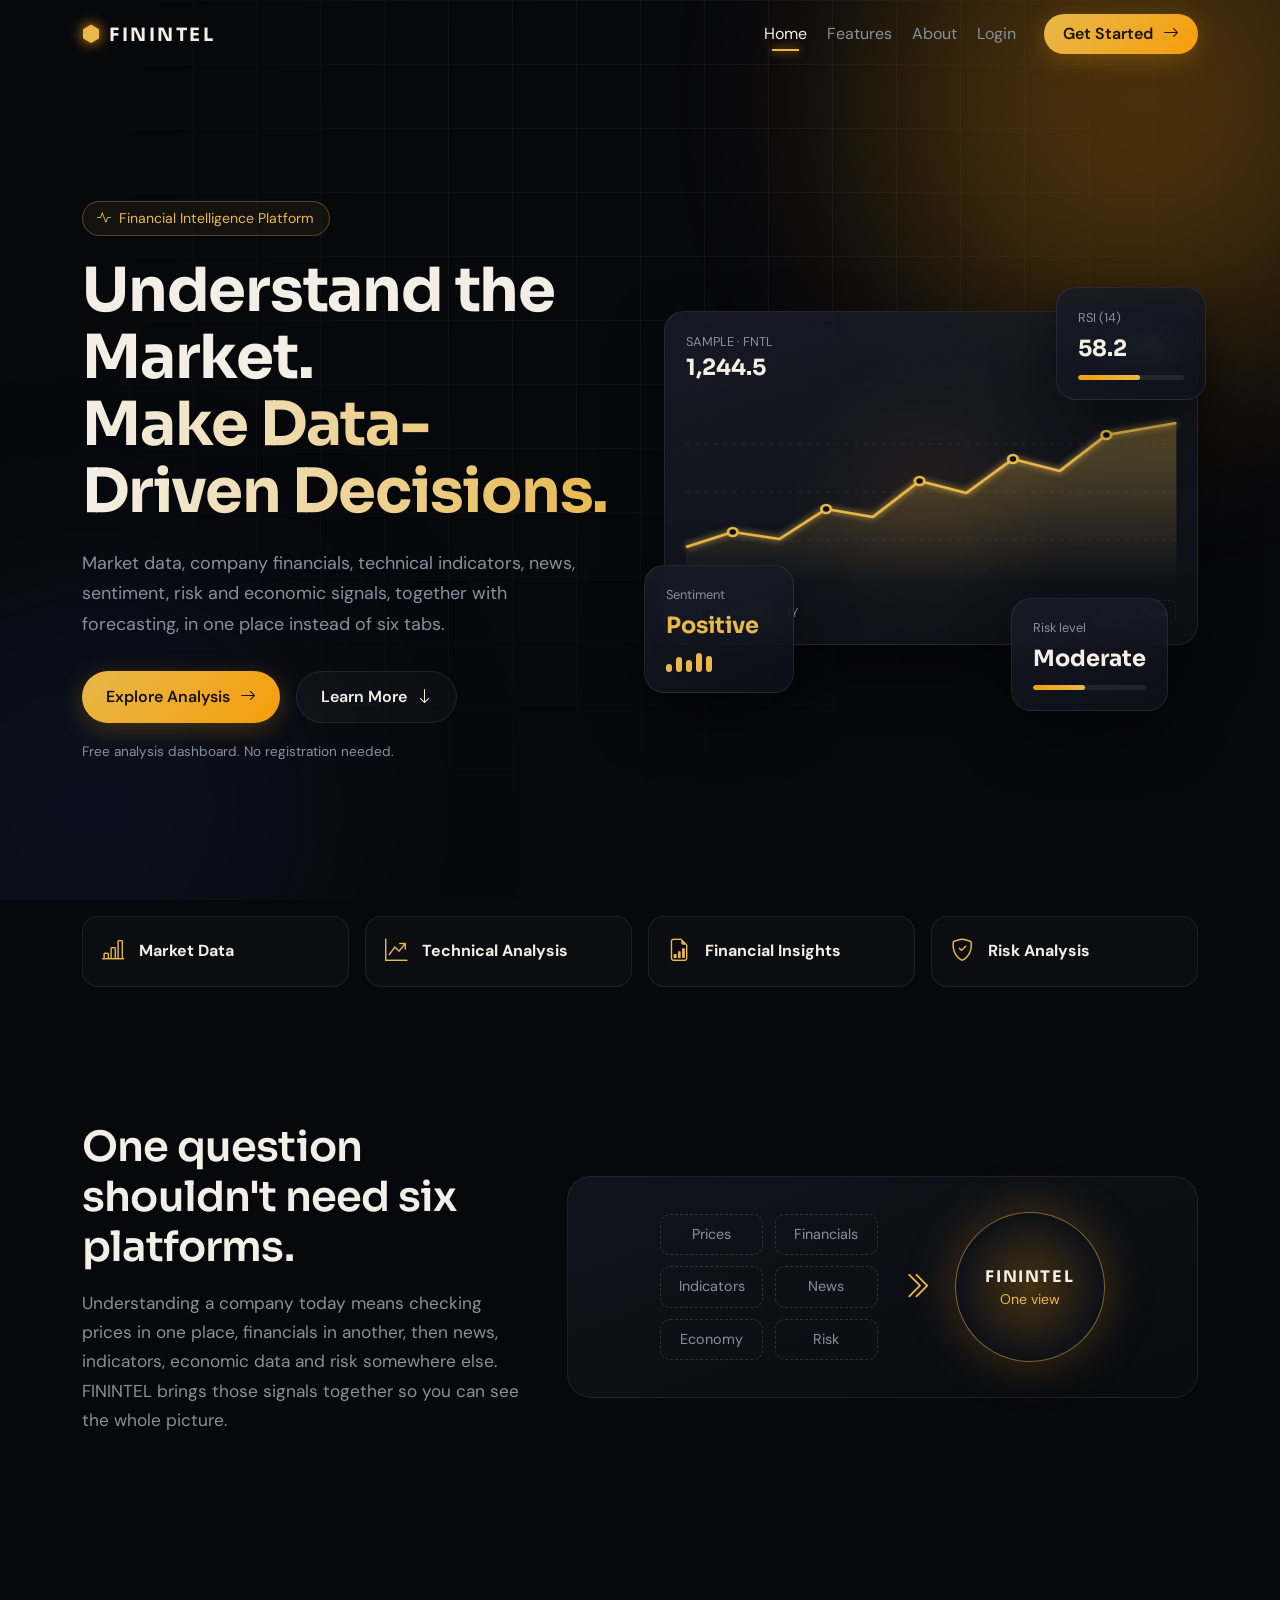
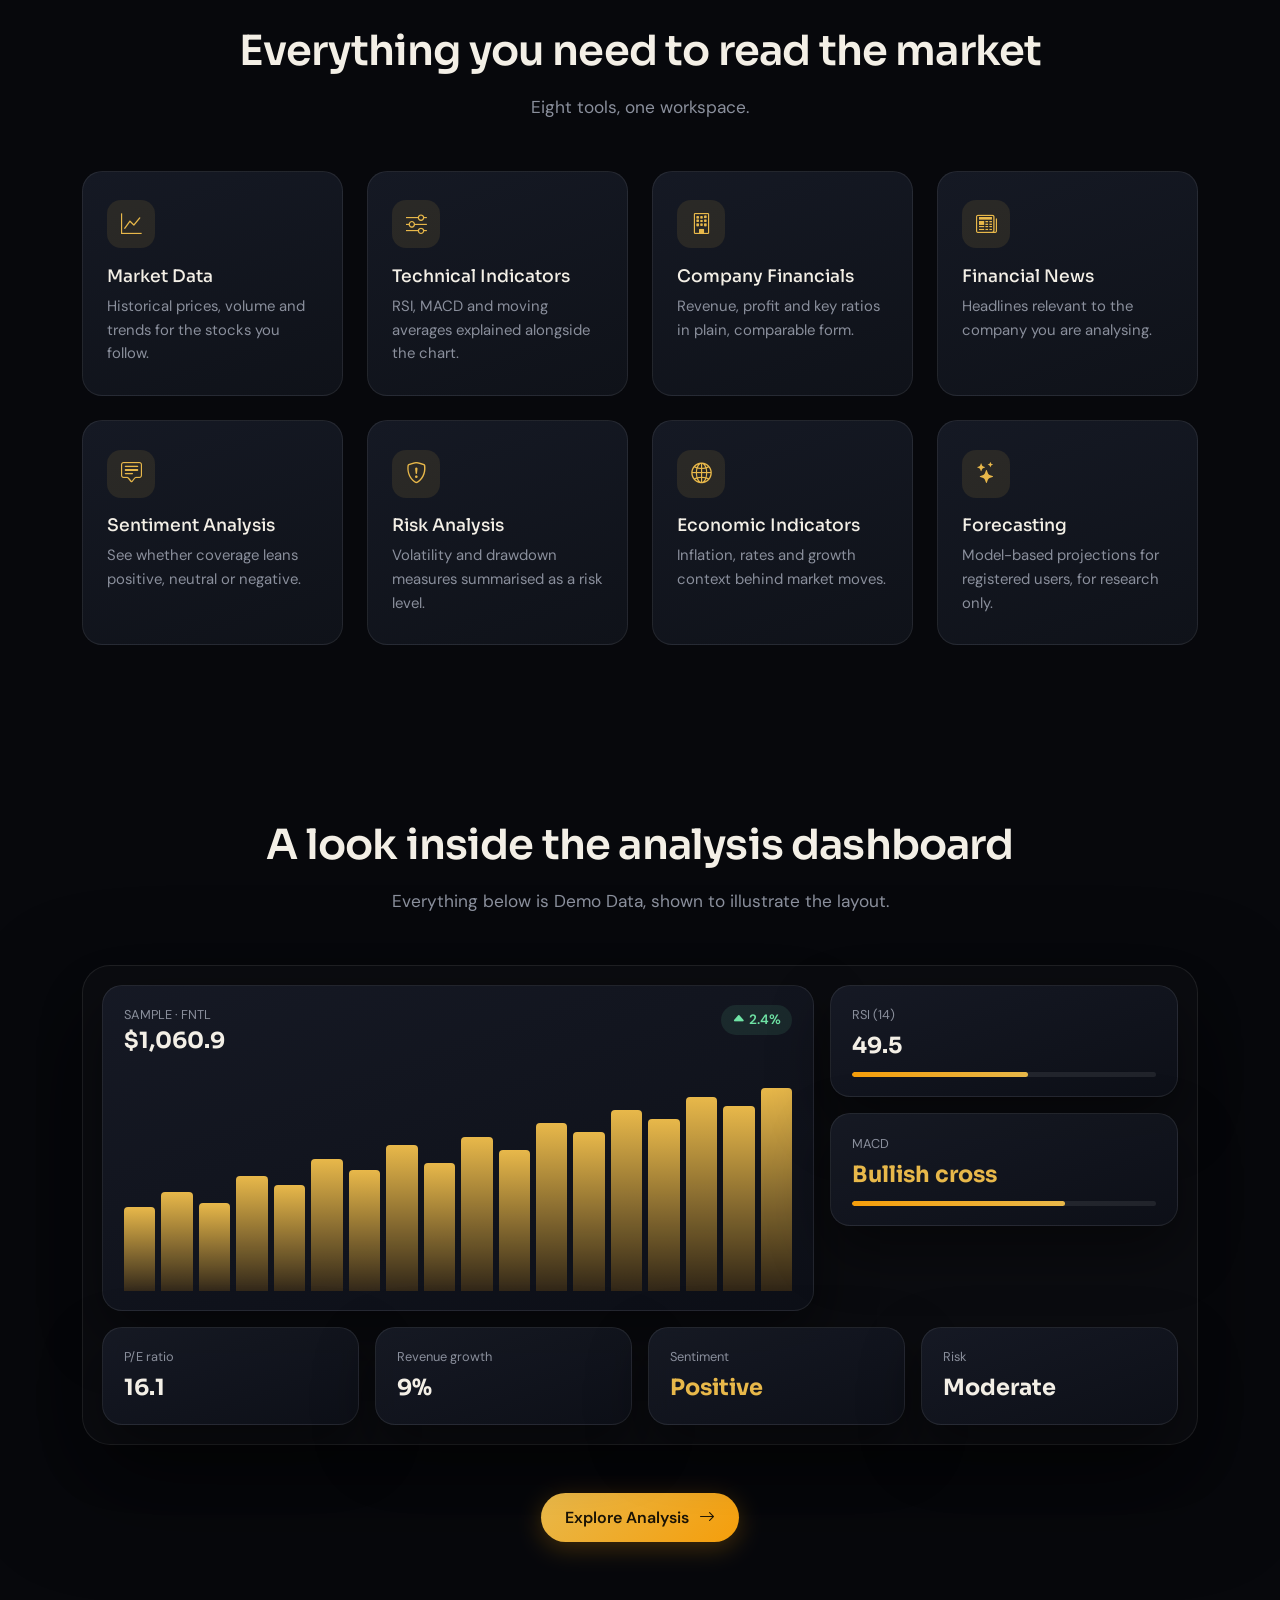
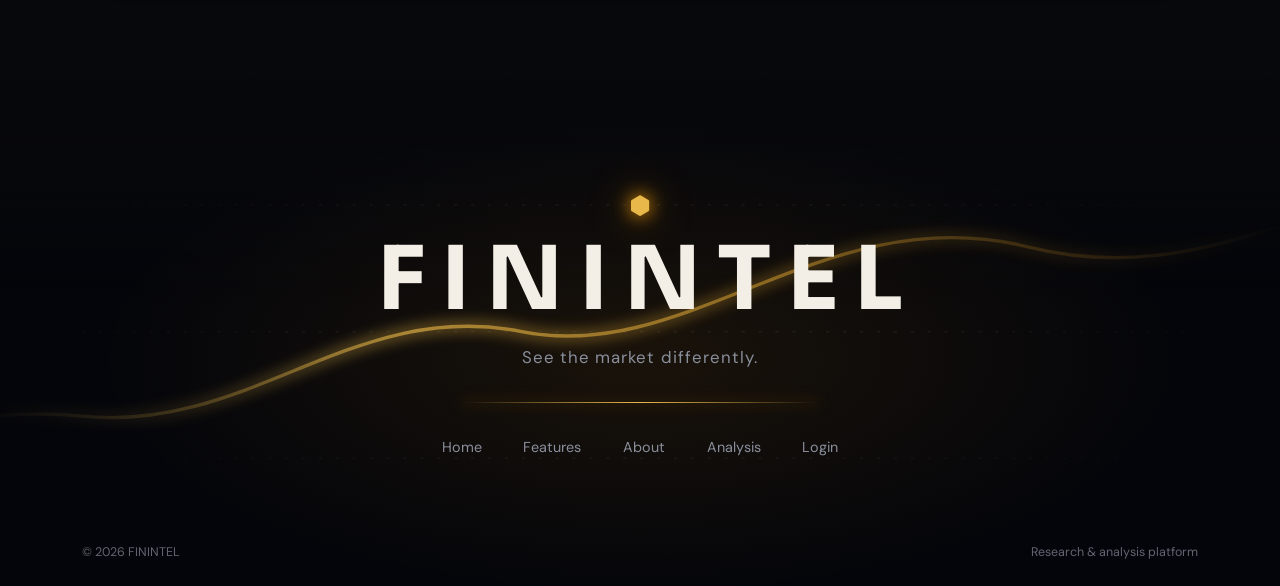
<file: frontend/index.html>
<!doctype html>
<html lang="en">
  <head>
    <meta charset="UTF-8" />
    <meta name="viewport" content="width=device-width, initial-scale=1" />
    <title>FININTEL | Financial Intelligence Platform</title>
    <meta
      name="description"
      content="FININTEL brings market data, company financials, indicators, news, sentiment and risk into one analysis platform."
    />
    <link rel="preconnect" href="https://fonts.googleapis.com" />
    <link
      href="https://fonts.googleapis.com/css2?family=DM+Sans:wght@400;500;600&family=Sora:wght@500;600;700&display=swap"
      rel="stylesheet"
    />
    <link
      href="https://cdn.jsdelivr.net/npm/bootstrap@5.3.3/dist/css/bootstrap.min.css"
      rel="stylesheet"
    />
    <link
      href="https://cdn.jsdelivr.net/npm/bootstrap-icons@1.11.3/font/bootstrap-icons.css"
      rel="stylesheet"
    />
    <style>
      /* ===== FININTEL – global styles ===== */
      :root {
        --ink: #07080c;
        --surface: #0f1219;
        --surface-2: #151924;
        --line: rgba(255, 255, 255, 0.08);
        --gold: #e8b84a;
        --amber: #f59e0b;
        --text: #f3efe6;
        --muted: #8a8f9c;
        --ease: cubic-bezier(0.22, 1, 0.36, 1);
      }
      html {
        scroll-behavior: smooth;
      }
      body {
        background: var(--ink);
        color: var(--text);
        font-family: "DM Sans", sans-serif;
        overflow-x: hidden;
      }
      h1,
      h2,
      h3,
      .price,
      strong,
      .brand {
        font-family: "Sora", sans-serif;
      }
      a {
        text-decoration: none;
      }
      :focus-visible {
        outline: 2px solid var(--gold);
        outline-offset: 3px;
      }

      /* ===== Background effects ===== */
      .bg-fx {
        position: fixed;
        inset: 0;
        z-index: -1;
        overflow: hidden;
      }
      .blob {
        position: absolute;
        border-radius: 50%;
        filter: blur(110px);
        opacity: 0.28;
      }
      .b1 {
        width: 520px;
        height: 520px;
        background: var(--amber);
        top: -160px;
        right: -120px;
        animation: drift 18s ease-in-out infinite alternate;
      }
      .b2 {
        width: 460px;
        height: 460px;
        background: #1c2a52;
        bottom: -140px;
        left: -140px;
        animation: drift 22s ease-in-out infinite alternate-reverse;
      }
      .grid-lines {
        position: absolute;
        inset: 0;
        background-image:
          linear-gradient(var(--line) 1px, transparent 1px),
          linear-gradient(90deg, var(--line) 1px, transparent 1px);
        background-size: 64px 64px;
        mask-image: radial-gradient(
          ellipse at 50% 20%,
          #000 20%,
          transparent 70%
        );
        opacity: 0.5;
      }
      @keyframes drift {
        to {
          transform: translate(60px, 40px) scale(1.15);
        }
      }

      /* ===== Navbar ===== */
      .fn-nav {
        position: fixed;
        top: 0;
        width: 100%;
        z-index: 100;
        padding: 0.9rem 0;
        transition:
          background 0.4s,
          backdrop-filter 0.4s,
          padding 0.4s;
        animation: navIn 0.8s var(--ease) both;
      }
      .fn-nav.scrolled {
        background: rgba(10, 12, 18, 0.72);
        backdrop-filter: blur(16px);
        -webkit-backdrop-filter: blur(16px);
        border-bottom: 1px solid var(--line);
        padding: 0.55rem 0;
      }
      @keyframes navIn {
        from {
          opacity: 0;
          transform: translateY(-24px);
        }
      }
      .brand {
        color: var(--text);
        font-weight: 700;
        letter-spacing: 0.14em;
        font-size: 1.15rem;
      }
      .brand i {
        color: var(--gold);
        margin-right: 0.4rem;
        text-shadow: 0 0 14px var(--amber);
      }
      .fn-nav .nav-link {
        color: var(--muted);
        position: relative;
        padding: 0.5rem 1rem;
        transition: color 0.3s;
      }
      .fn-nav .nav-link::after {
        content: "";
        position: absolute;
        left: 1rem;
        right: 1rem;
        bottom: 0.2rem;
        height: 2px;
        background: var(--gold);
        transform: scaleX(0);
        transform-origin: left;
        transition: transform 0.4s var(--ease);
        box-shadow: 0 0 10px var(--amber);
      }
      .fn-nav .nav-link:hover,
      .fn-nav .nav-link.active {
        color: var(--text);
      }
      .fn-nav .nav-link:hover::after,
      .fn-nav .nav-link.active::after {
        transform: scaleX(1);
      }
      .navbar-toggler {
        border: 1px solid var(--line);
        color: var(--text);
      }
      .navbar-toggler:focus {
        box-shadow: none;
      }
      @media (max-width: 991px) {
        .fn-nav .navbar-collapse {
          background: rgba(15, 18, 25, 0.95);
          border: 1px solid var(--line);
          border-radius: 16px;
          margin-top: 0.8rem;
          padding: 1rem;
        }
      }

      /* ===== Buttons ===== */
      .btn-fin {
        display: inline-flex;
        align-items: center;
        gap: 0.6rem;
        padding: 0.8rem 1.5rem;
        border-radius: 999px;
        font-weight: 600;
        transition:
          transform 0.3s var(--ease),
          box-shadow 0.3s,
          background 0.3s,
          border-color 0.3s;
      }
      .btn-fin i {
        transition: transform 0.3s var(--ease);
      }
      .btn-fin:hover {
        transform: translateY(-3px);
      }
      .btn-fin:hover i {
        transform: translateX(4px);
      }
      .btn-fin:active {
        transform: translateY(0) scale(0.97);
      }
      .btn-gold {
        background: linear-gradient(135deg, var(--gold), var(--amber));
        color: #1a1305;
        box-shadow: 0 6px 24px rgba(245, 158, 11, 0.25);
      }
      .btn-gold:hover {
        color: #1a1305;
        box-shadow: 0 10px 36px rgba(245, 158, 11, 0.5);
      }
      .btn-ghost {
        border: 1px solid var(--line);
        color: var(--text);
        background: rgba(255, 255, 255, 0.03);
      }
      .btn-ghost:hover {
        color: var(--gold);
        border-color: rgba(232, 184, 74, 0.5);
        background: rgba(232, 184, 74, 0.06);
      }
      .btn-ghost:hover i {
        transform: translateY(3px);
      }
      .nav-cta {
        padding: 0.5rem 1.2rem;
      }

      /* ===== Page-load + scroll reveal ===== */
      .load {
        opacity: 0;
        transform: translateY(26px);
        animation: rise 0.9s var(--ease) var(--d, 0s) forwards;
      }
      @keyframes rise {
        to {
          opacity: 1;
          transform: none;
        }
      }
      .reveal,
      .stagger-item {
        opacity: 0;
        transition:
          opacity 0.9s var(--ease) var(--d, 0s),
          transform 0.9s var(--ease) var(--d, 0s);
      }
      .reveal[data-anim="up"],
      .stagger-item {
        transform: translateY(36px);
      }
      .reveal[data-anim="down"] {
        transform: translateY(-36px);
      }
      .reveal[data-anim="left"] {
        transform: translateX(48px);
      }
      .reveal[data-anim="right"] {
        transform: translateX(-48px);
      }
      .reveal[data-anim="scale"] {
        transform: scale(0.94);
      }
      .reveal.in,
      .stagger-item.in {
        opacity: 1;
        transform: none;
      }

      /* ===== Hero ===== */
      .hero {
        padding: 9rem 0 4rem;
        min-height: 100vh;
        display: flex;
        align-items: center;
      }
      .hero-tag {
        display: inline-flex;
        gap: 0.5rem;
        align-items: center;
        color: var(--gold);
        border: 1px solid rgba(232, 184, 74, 0.3);
        background: rgba(232, 184, 74, 0.06);
        padding: 0.35rem 0.9rem;
        border-radius: 999px;
        font-size: 0.88rem;
        margin-bottom: 1.4rem;
      }
      .hero-title {
        font-size: clamp(2.3rem, 5vw, 3.8rem);
        font-weight: 700;
        line-height: 1.1;
        letter-spacing: -0.02em;
        margin-bottom: 1.4rem;
      }
      .hero-title .line {
        display: block;
        opacity: 0;
        transform: translateY(40px);
        animation: rise 1s var(--ease) var(--d) forwards;
      }
      .hero-title .line:nth-child(2) {
        background: linear-gradient(90deg, var(--text), var(--gold));
        -webkit-background-clip: text;
        background-clip: text;
        color: transparent;
      }
      .hero-lead {
        color: var(--muted);
        font-size: 1.12rem;
        max-width: 520px;
        margin-bottom: 2rem;
        line-height: 1.7;
      }
      .note {
        color: var(--muted);
        font-size: 0.85rem;
        margin-top: 1.2rem;
      }

      /* Hero visual */
      .visual {
        position: relative;
        padding: 1.5rem 0 3rem;
        transition: translate 0.25s linear;
      }
      .panel {
        background: linear-gradient(
          160deg,
          rgba(24, 28, 40, 0.85),
          rgba(14, 17, 25, 0.85)
        );
        border: 1px solid var(--line);
        border-radius: 20px;
        padding: 1.2rem 1.3rem;
        backdrop-filter: blur(10px);
        box-shadow: 0 24px 60px rgba(0, 0, 0, 0.45);
        transition:
          border-color 0.4s,
          transform 0.4s var(--ease),
          box-shadow 0.4s;
      }
      .panel:hover {
        border-color: rgba(232, 184, 74, 0.35);
        box-shadow:
          0 24px 60px rgba(0, 0, 0, 0.45),
          0 0 40px rgba(245, 158, 11, 0.1);
      }
      .panel small {
        display: block;
        color: var(--muted);
        font-size: 0.8rem;
        margin-bottom: 0.3rem;
      }
      .panel strong {
        font-size: 1.4rem;
        display: block;
      }
      .gold {
        color: var(--gold);
      }
      .panel-head {
        display: flex;
        justify-content: space-between;
        align-items: flex-start;
        margin-bottom: 0.8rem;
      }
      .sym {
        display: block;
        color: var(--muted);
        font-size: 0.8rem;
      }
      .price {
        font-size: 2rem;
      }
      .chip {
        padding: 0.3rem 0.7rem;
        border-radius: 999px;
        font-size: 0.85rem;
        font-weight: 600;
      }
      .chip.up {
        color: #6fe3a5;
        background: rgba(111, 227, 165, 0.1);
      }
      .chart {
        width: 100%;
        height: 190px;
        display: block;
        overflow: visible;
      }
      .gl line {
        stroke: var(--line);
        stroke-dasharray: 3 5;
      }
      .line-path {
        fill: none;
        stroke: var(--gold);
        stroke-width: 2.5;
        stroke-linejoin: round;
        stroke-dasharray: 1000;
        stroke-dashoffset: 1000;
        animation: draw 2.4s var(--ease) 1s forwards;
      }
      .area {
        opacity: 0;
        animation: fadeIn 1.4s ease 2.2s forwards;
      }
      .dots circle {
        fill: var(--ink);
        stroke: var(--gold);
        stroke-width: 2.5;
        opacity: 0;
        animation: pop 0.5s var(--ease) forwards;
      }
      .dots circle:nth-child(1) {
        animation-delay: 1.4s;
      }
      .dots circle:nth-child(2) {
        animation-delay: 1.8s;
      }
      .dots circle:nth-child(3) {
        animation-delay: 2.2s;
      }
      .dots circle:nth-child(4) {
        animation-delay: 2.6s;
      }
      .dots circle:nth-child(5) {
        animation-delay: 3s;
      }
      @keyframes draw {
        to {
          stroke-dashoffset: 0;
        }
      }
      @keyframes fadeIn {
        to {
          opacity: 1;
        }
      }
      @keyframes pop {
        from {
          opacity: 0;
          transform: scale(0);
        }
        to {
          opacity: 1;
          transform: scale(1);
        }
      }
      .dots circle {
        transform-box: fill-box;
        transform-origin: center;
      }
      .panel-foot {
        display: flex;
        gap: 1rem;
        color: var(--muted);
        font-size: 0.8rem;
        margin-top: 0.8rem;
        align-items: center;
      }
      .panel-foot .on {
        color: var(--gold);
      }
      .panel-foot em {
        margin-left: auto;
        font-style: normal;
        border: 1px dashed var(--line);
        padding: 0.1rem 0.5rem;
        border-radius: 6px;
      }
      .float {
        position: absolute;
        min-width: 150px;
        animation: bob 6s ease-in-out infinite;
      }
      .f1 {
        right: -8px;
        top: 0;
      }
      .f2 {
        left: -20px;
        bottom: 0;
        animation-delay: -2s;
      }
      .f3 {
        right: 30px;
        bottom: -18px;
        animation-delay: -4s;
      }
      @keyframes bob {
        50% {
          transform: translateY(-12px);
        }
      }
      .meter {
        height: 5px;
        border-radius: 9px;
        background: rgba(255, 255, 255, 0.08);
        margin-top: 0.6rem;
        overflow: hidden;
      }
      .meter i {
        display: block;
        height: 100%;
        width: 0;
        background: linear-gradient(90deg, var(--amber), var(--gold));
        border-radius: 9px;
        transition: width 1.6s var(--ease) 1s;
      }
      .in-view .meter i,
      .visual .meter i,
      .dash.in .meter i {
        width: var(--w);
      }
      .spark {
        display: flex;
        gap: 4px;
        align-items: flex-end;
        height: 22px;
        margin-top: 0.5rem;
      }
      .spark i {
        width: 6px;
        border-radius: 3px;
        background: var(--gold);
        animation: eq 1.8s ease-in-out infinite;
      }
      .spark i:nth-child(1) {
        height: 40%;
      }
      .spark i:nth-child(2) {
        height: 70%;
        animation-delay: 0.2s;
      }
      .spark i:nth-child(3) {
        height: 55%;
        animation-delay: 0.4s;
      }
      .spark i:nth-child(4) {
        height: 90%;
        animation-delay: 0.6s;
      }
      .spark i:nth-child(5) {
        height: 75%;
        animation-delay: 0.8s;
      }
      @keyframes eq {
        50% {
          transform: scaleY(0.55);
          transform-origin: bottom;
        }
      }
      .orb {
        position: absolute;
        width: 260px;
        height: 260px;
        border-radius: 50%;
        background: radial-gradient(
          circle,
          rgba(245, 158, 11, 0.35),
          transparent 70%
        );
        top: 20%;
        left: 25%;
        z-index: -1;
        filter: blur(30px);
        animation: pulse 5s ease-in-out infinite;
      }
      @keyframes pulse {
        50% {
          transform: scale(1.2);
          opacity: 0.6;
        }
      }

      /* ===== Feature strip ===== */
      .strip {
        padding: 1rem 0 3rem;
      }
      .strip-item {
        display: flex;
        align-items: center;
        gap: 0.9rem;
        padding: 1.1rem 1.2rem;
        border: 1px solid var(--line);
        border-radius: 16px;
        background: rgba(255, 255, 255, 0.025);
        transition:
          transform 0.4s var(--ease),
          border-color 0.4s,
          box-shadow 0.4s;
      }
      .strip-item i {
        font-size: 1.4rem;
        color: var(--gold);
        transition: transform 0.4s var(--ease);
      }
      .strip-item:hover {
        transform: translateY(-5px);
        border-color: rgba(232, 184, 74, 0.4);
        box-shadow: 0 14px 40px rgba(245, 158, 11, 0.1);
      }
      .strip-item:hover i {
        transform: scale(1.2) rotate(-6deg);
      }

      /* ===== Sections ===== */
      .section {
        padding: 5.5rem 0;
      }
      .h-sec {
        font-size: clamp(1.8rem, 3.4vw, 2.6rem);
        font-weight: 600;
        letter-spacing: -0.02em;
        margin-bottom: 1rem;
      }
      .lead-m {
        color: var(--muted);
        font-size: 1.08rem;
        line-height: 1.7;
      }

      /* Why: many sources merge into one hub */
      .merge {
        display: flex;
        align-items: center;
        justify-content: center;
        gap: 1.5rem;
        flex-wrap: wrap;
        padding: 2.2rem;
        border: 1px solid var(--line);
        border-radius: 24px;
        background: linear-gradient(
          160deg,
          rgba(24, 28, 40, 0.6),
          rgba(10, 12, 18, 0.6)
        );
      }
      .sources {
        display: grid;
        grid-template-columns: repeat(2, 1fr);
        gap: 0.7rem;
      }
      .sources span {
        padding: 0.55rem 1.1rem;
        border: 1px dashed rgba(255, 255, 255, 0.15);
        border-radius: 10px;
        color: var(--muted);
        font-size: 0.9rem;
        text-align: center;
      }
      .merge-arrow {
        color: var(--gold);
        font-size: 1.8rem;
        animation: nudge 1.6s ease-in-out infinite;
      }
      @keyframes nudge {
        50% {
          transform: translateX(8px);
        }
      }
      .hub {
        width: 150px;
        height: 150px;
        border-radius: 50%;
        display: grid;
        place-content: center;
        text-align: center;
        background: radial-gradient(
          circle,
          rgba(245, 158, 11, 0.25),
          rgba(15, 18, 25, 0.9) 70%
        );
        border: 1px solid rgba(232, 184, 74, 0.5);
        box-shadow: 0 0 50px rgba(245, 158, 11, 0.25);
        animation: pulse 5s ease-in-out infinite;
      }
      .hub b {
        font-family: "Sora";
        letter-spacing: 0.1em;
      }
      .hub small {
        color: var(--gold);
      }

      /* Feature cards */
      .card-f {
        height: 100%;
        padding: 1.8rem 1.5rem;
        border: 1px solid var(--line);
        border-radius: 20px;
        background: linear-gradient(160deg, var(--surface-2), var(--surface));
        position: relative;
        overflow: hidden;
        transition:
          transform 0.5s var(--ease),
          border-color 0.4s,
          box-shadow 0.4s;
      }
      .card-f::before {
        content: "";
        position: absolute;
        inset: 0;
        background: radial-gradient(
          240px circle at var(--mx, 50%) var(--my, 0%),
          rgba(232, 184, 74, 0.14),
          transparent 70%
        );
        opacity: 0;
        transition: opacity 0.4s;
      }
      .card-f:hover {
        transform: translateY(-8px);
        border-color: rgba(232, 184, 74, 0.4);
        box-shadow:
          0 20px 50px rgba(0, 0, 0, 0.5),
          0 0 40px rgba(245, 158, 11, 0.1);
      }
      .card-f:hover::before {
        opacity: 1;
      }
      .card-f i {
        display: inline-grid;
        place-content: center;
        width: 48px;
        height: 48px;
        border-radius: 14px;
        font-size: 1.3rem;
        color: var(--gold);
        background: rgba(232, 184, 74, 0.1);
        margin-bottom: 1.1rem;
        transition:
          transform 0.5s var(--ease),
          background 0.4s;
      }
      .card-f:hover i {
        transform: rotate(-8deg) scale(1.12);
        background: rgba(232, 184, 74, 0.2);
      }
      .card-f h3 {
        font-size: 1.08rem;
        margin-bottom: 0.5rem;
      }
      .card-f p {
        color: var(--muted);
        font-size: 0.93rem;
        margin: 0;
        line-height: 1.6;
        transition: transform 0.4s var(--ease);
      }
      .card-f:hover p {
        transform: translateX(3px);
      }

      /* Dashboard preview */
      .dash {
        padding: 1.2rem;
        border: 1px solid var(--line);
        border-radius: 28px;
        background: rgba(255, 255, 255, 0.02);
        box-shadow: 0 40px 100px rgba(0, 0, 0, 0.5);
      }
      .bars {
        display: flex;
        align-items: flex-end;
        gap: 6px;
        height: 220px;
      }
      .bars i {
        flex: 1;
        border-radius: 4px 4px 0 0;
        background: linear-gradient(
          180deg,
          var(--gold),
          rgba(245, 158, 11, 0.15)
        );
        height: 0;
        transition: height 1.2s var(--ease) var(--d, 0s);
      }
      .dash.in .bars i {
        height: var(--h);
      }

      /* ===== Footer: minimal closing section ===== */
      .ft {
        position: relative;
        overflow: hidden;
        margin-top: 3rem;
        padding: 7rem 0 1.5rem;
        background:
          radial-gradient(
            ellipse at 50% 55%,
            rgba(245, 158, 11, 0.09),
            transparent 60%
          ),
          linear-gradient(180deg, transparent, #04050a 45%);
      }
      .ft-graph {
        position: absolute;
        inset: 0;
        width: 100%;
        height: 100%;
        opacity: 0;
        transition: opacity 2.5s ease 0.1s;
        -webkit-mask-image: radial-gradient(
          ellipse at 50% 50%,
          #000 25%,
          transparent 78%
        );
        mask-image: radial-gradient(
          ellipse at 50% 50%,
          #000 25%,
          transparent 78%
        );
      }
      .ft.in .ft-graph {
        opacity: 0.8;
      }
      .ft-gridlines line {
        stroke: rgba(255, 255, 255, 0.07);
        stroke-dasharray: 2 8;
      }
      .ft-line,
      .ft-line-glow {
        fill: none;
        stroke: url(#ftStroke);
        stroke-width: 2;
        stroke-dasharray: 1;
        stroke-dashoffset: 1;
        transition: stroke-dashoffset 3.2s var(--ease) 0.4s;
      }
      .ft-line-glow {
        stroke-width: 6;
        opacity: 0.7;
      }
      .ft.in .ft-line,
      .ft.in .ft-line-glow {
        stroke-dashoffset: 0;
      }
      .ft-dot {
        fill: var(--gold);
        filter: drop-shadow(0 0 8px var(--amber))
          drop-shadow(0 0 16px var(--amber));
      }
      .ft-particles {
        position: absolute;
        inset: 0;
        pointer-events: none;
      }
      .ft-particles i {
        position: absolute;
        width: 3px;
        height: 3px;
        border-radius: 50%;
        background: var(--gold);
        opacity: 0;
        animation: ftFloat var(--t, 12s) ease-in-out var(--dl, 0s) infinite;
      }
      @keyframes ftFloat {
        0% {
          opacity: 0;
          transform: translateY(0);
        }
        30%,
        60% {
          opacity: 0.5;
        }
        100% {
          opacity: 0;
          transform: translateY(-60px);
        }
      }
      .ft-center {
        position: relative;
        text-align: center;
        display: flex;
        flex-direction: column;
        align-items: center;
      }
      .ft-item {
        opacity: 0;
        transform: translateY(18px);
        transition:
          opacity 1s var(--ease) var(--d, 0s),
          transform 1s var(--ease) var(--d, 0s),
          color 0.3s,
          text-shadow 0.4s;
      }
      .ft.in .ft-item {
        opacity: 1;
        transform: none;
      }
      .ft-mark {
        color: var(--gold);
        font-size: 1.3rem;
        margin-bottom: 0.9rem;
        text-shadow:
          0 0 18px var(--amber),
          0 0 40px rgba(245, 158, 11, 0.6);
        animation: markPulse 4s ease-in-out infinite;
      }
      @keyframes markPulse {
        50% {
          text-shadow:
            0 0 28px var(--amber),
            0 0 60px rgba(245, 158, 11, 0.8);
        }
      }
      .ft-word {
        font-family: "Sora", sans-serif;
        font-weight: 700;
        font-size: clamp(2.6rem, 8vw, 5.5rem);
        letter-spacing: 0.18em;
        line-height: 1;
        color: var(--text);
        padding-left: 0.18em;
        transform: translateY(18px) scale(0.94);
      }
      .ft.in .ft-word {
        transform: none;
      }
      .ft-word:hover {
        color: #fff;
        text-shadow:
          0 0 30px rgba(245, 158, 11, 0.55),
          0 0 70px rgba(245, 158, 11, 0.3);
      }
      .ft-tag {
        margin: 1.3rem 0 0;
        font-size: 1.05rem;
        color: var(--muted);
        letter-spacing: 0.06em;
      }
      .ft-rule {
        display: block;
        width: min(360px, 70%);
        height: 1px;
        margin: 2rem auto 1.8rem;
        background: linear-gradient(
          90deg,
          transparent,
          var(--gold),
          transparent
        );
        box-shadow: 0 0 14px rgba(245, 158, 11, 0.6);
        transform: scaleX(0);
        transition: transform 1.6s var(--ease) 1s;
      }
      .ft.in .ft-rule {
        transform: scaleX(1);
      }
      .ft-nav {
        display: flex;
        flex-wrap: wrap;
        justify-content: center;
        gap: 0.5rem 2.6rem;
      }
      .ft-nav a {
        position: relative;
        font-size: 0.9rem;
        color: var(--muted);
        padding: 0.3rem 0;
      }
      .ft-nav a::after {
        content: "";
        position: absolute;
        left: 0;
        right: 0;
        bottom: 0;
        height: 1px;
        background: var(--gold);
        transform: scaleX(0);
        transform-origin: left;
        transition: transform 0.4s var(--ease);
      }
      .ft-nav a:hover {
        color: var(--gold);
      }
      .ft-nav a:hover::after {
        transform: scaleX(1);
      }
      .ft-base {
        position: relative;
        display: flex;
        flex-wrap: wrap;
        justify-content: space-between;
        gap: 0.4rem 1rem;
        margin-top: 5rem;
        font-size: 0.78rem;
        color: rgba(138, 143, 156, 0.7);
      }
      @media (prefers-reduced-motion: reduce) {
        .ft-item,
        .ft-graph {
          opacity: 1;
          transform: none;
        }
        .ft-line,
        .ft-line-glow {
          stroke-dashoffset: 0;
        }
        .ft-rule {
          transform: none;
        }
        .ft-particles {
          display: none;
        }
      }

      /* ===== Anchor offset for fixed navbar + mobile fixes ===== */
      section[id] {
        scroll-margin-top: 80px;
      }
      @media (max-width: 575px) {
        .hero {
          padding-top: 7rem;
        }
        .visual {
          padding-bottom: 5rem;
        }
        .f1 {
          right: 0;
          top: -8px;
        }
        .f2 {
          left: 0;
          bottom: -8px;
        }
        .f3 {
          right: 0;
          bottom: -30px;
        }
        .float {
          min-width: 120px;
          padding: 0.8rem 1rem;
        }
        .float strong {
          font-size: 1.1rem;
        }
        .sources {
          grid-template-columns: repeat(2, 1fr);
        }
        .hub {
          width: 120px;
          height: 120px;
        }
      }

      /* ===== Reduced motion ===== */
      @media (prefers-reduced-motion: reduce) {
        *,
        *::before,
        *::after {
          animation-duration: 0.01ms !important;
          animation-iteration-count: 1 !important;
          transition-duration: 0.01ms !important;
          scroll-behavior: auto !important;
        }
        .load,
        .reveal,
        .stagger-item,
        .hero-title .line {
          opacity: 1;
          transform: none;
        }
        .line-path {
          stroke-dashoffset: 0;
        }
        .area,
        .dots circle {
          opacity: 1;
        }
      }
    </style>
  </head>
  <body data-page="index.html">
    <div class="bg-fx" aria-hidden="true">
      <span class="blob b1"></span><span class="blob b2"></span
      ><span class="grid-lines"></span>
    </div>

    <!-- NAVBAR (plain HTML so it always renders) -->
    <nav class="navbar navbar-expand-lg fn-nav">
      <div class="container">
        <a class="navbar-brand brand" href="index.html"
          ><i class="bi bi-hexagon-fill"></i>FININTEL</a
        >
        <button
          class="navbar-toggler"
          type="button"
          data-bs-toggle="collapse"
          data-bs-target="#navMenu"
          aria-controls="navMenu"
          aria-expanded="false"
          aria-label="Toggle menu"
        >
          <i class="bi bi-list"></i>
        </button>
        <div class="collapse navbar-collapse" id="navMenu">
          <ul class="navbar-nav ms-auto align-items-lg-center gap-lg-1">
            <li class="nav-item">
              <a class="nav-link active" href="index.html">Home</a>
            </li>
            <li class="nav-item">
              <a class="nav-link" href="#features">Features</a>
            </li>
            <li class="nav-item"><a class="nav-link" href="#why">About</a></li>
            <li class="nav-item">
              <a class="nav-link" href="login.html">Login</a>
            </li>
            <li class="nav-item ms-lg-3 mt-2 mt-lg-0">
              <a class="btn-fin btn-gold nav-cta" href="analysis.html"
                >Get Started <i class="bi bi-arrow-right"></i
              ></a>
            </li>
          </ul>
        </div>
      </div>
    </nav>

    <main>
      <!-- HERO -->
      <section class="hero">
        <div class="container">
          <div class="row align-items-center g-5">
            <div class="col-lg-6">
              <p class="hero-tag load" style="--d: 0.2s">
                <i class="bi bi-activity"></i> Financial Intelligence Platform
              </p>
              <h1 class="hero-title">
                <span class="line load" style="--d: 0.3s"
                  >Understand the Market.</span
                >
                <span class="line load" style="--d: 0.45s"
                  >Make Data-Driven Decisions.</span
                >
              </h1>
              <p class="hero-lead load" style="--d: 0.6s">
                Market data, company financials, technical indicators, news,
                sentiment, risk and economic signals, together with forecasting,
                in one place instead of six tabs.
              </p>
              <div class="d-flex flex-wrap gap-3 load" style="--d: 0.75s">
                <a href="analysis.html" class="btn-fin btn-gold"
                  >Explore Analysis <i class="bi bi-arrow-right"></i
                ></a>
                <a href="#why" class="btn-fin btn-ghost"
                  >Learn More <i class="bi bi-arrow-down"></i
                ></a>
              </div>
              <p class="note load" style="--d: 0.9s">
                Free analysis dashboard. No registration needed.
              </p>
            </div>

            <!-- Hero product visual -->
            <div class="col-lg-6">
              <div class="visual load" style="--d: 0.5s" data-parallax>
                <div class="panel main-panel">
                  <div class="panel-head">
                    <div>
                      <span class="sym">SAMPLE · FNTL</span
                      ><strong class="price"
                        ><span data-count="1248.6" data-dec="1">0</span></strong
                      >
                    </div>
                    <span class="chip up"
                      ><i class="bi bi-caret-up-fill"></i>
                      <span data-count="2.4" data-dec="1">0</span>%</span
                    >
                  </div>
                  <svg
                    class="chart"
                    viewBox="0 0 420 190"
                    preserveAspectRatio="none"
                    role="img"
                    aria-label="Sample price chart"
                  >
                    <defs>
                      <linearGradient id="area" x1="0" y1="0" x2="0" y2="1">
                        <stop
                          offset="0"
                          stop-color="#E8B84A"
                          stop-opacity=".35"
                        />
                        <stop
                          offset="1"
                          stop-color="#E8B84A"
                          stop-opacity="0"
                        />
                      </linearGradient>
                      <filter id="glow">
                        <feGaussianBlur stdDeviation="3" result="b" />
                        <feMerge>
                          <feMergeNode in="b" />
                          <feMergeNode in="SourceGraphic" />
                        </feMerge>
                      </filter>
                    </defs>
                    <g class="gl">
                      <line x1="0" y1="47" x2="420" y2="47" />
                      <line x1="0" y1="95" x2="420" y2="95" />
                      <line x1="0" y1="143" x2="420" y2="143" />
                    </g>
                    <path
                      class="area"
                      d="M0 150 L40 135 L80 142 L120 112 L160 120 L200 84 L240 96 L280 62 L320 74 L360 38 L420 26 L420 190 L0 190Z"
                      fill="url(#area)"
                    />
                    <path
                      class="line-path"
                      d="M0 150 L40 135 L80 142 L120 112 L160 120 L200 84 L240 96 L280 62 L320 74 L360 38 L420 26"
                      filter="url(#glow)"
                    />
                    <g class="dots">
                      <circle cx="40" cy="135" r="4" />
                      <circle cx="120" cy="112" r="4" />
                      <circle cx="200" cy="84" r="4" />
                      <circle cx="280" cy="62" r="4" />
                      <circle cx="360" cy="38" r="4" />
                    </g>
                  </svg>
                  <div class="panel-foot">
                    <span>1M</span><span>3M</span><span class="on">6M</span
                    ><span>1Y</span><em>Demo Data</em>
                  </div>
                </div>
                <div class="panel float f1">
                  <small>RSI (14)</small><strong>58.2</strong>
                  <div class="meter"><i style="--w: 58%"></i></div>
                </div>
                <div class="panel float f2">
                  <small>Sentiment</small><strong class="gold">Positive</strong
                  ><span class="spark"
                    ><i></i><i></i><i></i><i></i><i></i
                  ></span>
                </div>
                <div class="panel float f3">
                  <small>Risk level</small><strong>Moderate</strong>
                  <div class="meter"><i style="--w: 46%"></i></div>
                </div>
                <span class="orb"></span>
              </div>
            </div>
          </div>
        </div>
      </section>

      <!-- FEATURE STRIP -->
      <section class="strip">
        <div class="container">
          <div class="row g-3">
            <div class="col-6 col-lg-3 reveal" data-anim="up">
              <div class="strip-item">
                <i class="bi bi-bar-chart-line"></i><b>Market Data</b>
              </div>
            </div>
            <div class="col-6 col-lg-3 reveal" data-anim="up" style="--d: 0.1s">
              <div class="strip-item">
                <i class="bi bi-graph-up-arrow"></i><b>Technical Analysis</b>
              </div>
            </div>
            <div class="col-6 col-lg-3 reveal" data-anim="up" style="--d: 0.2s">
              <div class="strip-item">
                <i class="bi bi-file-earmark-bar-graph"></i
                ><b>Financial Insights</b>
              </div>
            </div>
            <div class="col-6 col-lg-3 reveal" data-anim="up" style="--d: 0.3s">
              <div class="strip-item">
                <i class="bi bi-shield-check"></i><b>Risk Analysis</b>
              </div>
            </div>
          </div>
        </div>
      </section>

      <!-- WHY -->
      <section class="section" id="why">
        <div class="container">
          <div class="row g-5 align-items-center">
            <div class="col-lg-5 reveal" data-anim="right">
              <h2 class="h-sec">One question shouldn't need six platforms.</h2>
              <p class="lead-m">
                Understanding a company today means checking prices in one
                place, financials in another, then news, indicators, economic
                data and risk somewhere else. FININTEL brings those signals
                together so you can see the whole picture.
              </p>
            </div>
            <div class="col-lg-7 reveal" data-anim="left">
              <div class="merge">
                <div class="sources">
                  <span>Prices</span><span>Financials</span
                  ><span>Indicators</span><span>News</span><span>Economy</span
                  ><span>Risk</span>
                </div>
                <div class="merge-arrow">
                  <i class="bi bi-chevron-double-right"></i>
                </div>
                <div class="hub"><b>FININTEL</b><small>One view</small></div>
              </div>
            </div>
          </div>
        </div>
      </section>

      <!-- FEATURES -->
      <section class="section" id="features">
        <div class="container">
          <div class="text-center mb-5 reveal" data-anim="up">
            <h2 class="h-sec">Everything you need to read the market</h2>
            <p class="lead-m mx-auto" style="max-width: 560px">
              Eight tools, one workspace.
            </p>
          </div>
          <div class="row g-4" data-stagger>
            <div class="col-md-6 col-lg-3">
              <article class="card-f">
                <i class="bi bi-graph-up"></i>
                <h3>Market Data</h3>
                <p>
                  Historical prices, volume and trends for the stocks you
                  follow.
                </p>
              </article>
            </div>
            <div class="col-md-6 col-lg-3">
              <article class="card-f">
                <i class="bi bi-sliders"></i>
                <h3>Technical Indicators</h3>
                <p>
                  RSI, MACD and moving averages explained alongside the chart.
                </p>
              </article>
            </div>
            <div class="col-md-6 col-lg-3">
              <article class="card-f">
                <i class="bi bi-building"></i>
                <h3>Company Financials</h3>
                <p>Revenue, profit and key ratios in plain, comparable form.</p>
              </article>
            </div>
            <div class="col-md-6 col-lg-3">
              <article class="card-f">
                <i class="bi bi-newspaper"></i>
                <h3>Financial News</h3>
                <p>Headlines relevant to the company you are analysing.</p>
              </article>
            </div>
            <div class="col-md-6 col-lg-3">
              <article class="card-f">
                <i class="bi bi-chat-square-text"></i>
                <h3>Sentiment Analysis</h3>
                <p>See whether coverage leans positive, neutral or negative.</p>
              </article>
            </div>
            <div class="col-md-6 col-lg-3">
              <article class="card-f">
                <i class="bi bi-shield-exclamation"></i>
                <h3>Risk Analysis</h3>
                <p>
                  Volatility and drawdown measures summarised as a risk level.
                </p>
              </article>
            </div>
            <div class="col-md-6 col-lg-3">
              <article class="card-f">
                <i class="bi bi-globe2"></i>
                <h3>Economic Indicators</h3>
                <p>Inflation, rates and growth context behind market moves.</p>
              </article>
            </div>
            <div class="col-md-6 col-lg-3">
              <article class="card-f">
                <i class="bi bi-stars"></i>
                <h3>Forecasting</h3>
                <p>
                  Model-based projections for registered users, for research
                  only.
                </p>
              </article>
            </div>
          </div>
        </div>
      </section>

      <!-- ANALYSIS PREVIEW -->
      <section class="section">
        <div class="container">
          <div class="text-center mb-5 reveal" data-anim="up">
            <h2 class="h-sec">A look inside the analysis dashboard</h2>
            <p class="lead-m mx-auto" style="max-width: 560px">
              Everything below is Demo Data, shown to illustrate the layout.
            </p>
          </div>
          <div class="dash reveal" data-anim="scale">
            <div class="row g-3">
              <div class="col-lg-8">
                <div class="panel h-100">
                  <div class="panel-head">
                    <div>
                      <span class="sym">SAMPLE · FNTL</span
                      ><strong class="price"
                        >$<span data-count="1248.6" data-dec="1"
                          >0</span
                        ></strong
                      >
                    </div>
                    <span class="chip up"
                      ><i class="bi bi-caret-up-fill"></i> 2.4%</span
                    >
                  </div>
                  <div class="bars" aria-hidden="true"></div>
                </div>
              </div>
              <div class="col-lg-4">
                <div class="row g-3">
                  <div class="col-6 col-lg-12">
                    <div class="panel">
                      <small>RSI (14)</small
                      ><strong
                        ><span data-count="58.2" data-dec="1">0</span></strong
                      >
                      <div class="meter"><i style="--w: 58%"></i></div>
                    </div>
                  </div>
                  <div class="col-6 col-lg-12">
                    <div class="panel">
                      <small>MACD</small
                      ><strong class="gold">Bullish cross</strong>
                      <div class="meter"><i style="--w: 70%"></i></div>
                    </div>
                  </div>
                </div>
              </div>
              <div class="col-6 col-lg-3">
                <div class="panel">
                  <small>P/E ratio</small
                  ><strong
                    ><span data-count="21.4" data-dec="1">0</span></strong
                  >
                </div>
              </div>
              <div class="col-6 col-lg-3">
                <div class="panel">
                  <small>Revenue growth</small
                  ><strong><span data-count="12" data-dec="0">0</span>%</strong>
                </div>
              </div>
              <div class="col-6 col-lg-3">
                <div class="panel">
                  <small>Sentiment</small><strong class="gold">Positive</strong>
                </div>
              </div>
              <div class="col-6 col-lg-3">
                <div class="panel">
                  <small>Risk</small><strong>Moderate</strong>
                </div>
              </div>
            </div>
          </div>
          <div class="text-center mt-5">
            <a href="analysis.html" class="btn-fin btn-gold"
              >Explore Analysis <i class="bi bi-arrow-right"></i
            ></a>
          </div>
        </div>
      </section>
    </main>

    <!-- FOOTER: minimal closing section -->
    <footer class="ft">
      <!-- Decorative graph only (not real data) -->
      <svg
        class="ft-graph"
        viewBox="0 0 1200 300"
        preserveAspectRatio="xMidYMid slice"
        aria-hidden="true"
      >
        <defs>
          <linearGradient id="ftStroke" x1="0" x2="1" y1="0" y2="0">
            <stop offset="0" stop-color="#E8B84A" stop-opacity="0" />
            <stop offset=".35" stop-color="#E8B84A" stop-opacity=".9" />
            <stop offset="1" stop-color="#F59E0B" stop-opacity="0" />
          </linearGradient>
          <filter id="ftBlur"><feGaussianBlur stdDeviation="4" /></filter>
        </defs>
        <g class="ft-gridlines">
          <line x1="0" y1="75" x2="1200" y2="75" />
          <line x1="0" y1="150" x2="1200" y2="150" />
          <line x1="0" y1="225" x2="1200" y2="225" />
        </g>
        <path
          id="ftPath"
          class="ft-line-glow"
          d="M0 250 C110 240 170 190 270 200 S430 130 530 150 S710 70 830 100 S1030 45 1200 25"
          pathLength="1"
          filter="url(#ftBlur)"
        />
        <path
          class="ft-line"
          d="M0 250 C110 240 170 190 270 200 S430 130 530 150 S710 70 830 100 S1030 45 1200 25"
          pathLength="1"
        />
        <circle class="ft-dot" r="5">
          <animateMotion dur="10s" repeatCount="indefinite" calcMode="linear">
            <mpath href="#ftPath" />
          </animateMotion>
          <animate
            attributeName="opacity"
            values="0;1;1;0"
            keyTimes="0;.1;.85;1"
            dur="10s"
            repeatCount="indefinite"
          />
        </circle>
      </svg>
      <div class="ft-particles" aria-hidden="true"></div>

      <div class="container ft-center">
        <i
          class="bi bi-hexagon-fill ft-mark ft-item"
          style="--d: 0.3s"
          aria-hidden="true"
        ></i>
        <a class="ft-word ft-item" style="--d: 0.4s" href="index.html"
          >FININTEL</a
        >
        <p class="ft-tag ft-item" style="--d: 0.7s">
          See the market differently.
        </p>
        <span class="ft-rule" aria-hidden="true"></span>
        <nav class="ft-nav" aria-label="Footer">
          <a class="ft-item" style="--d: 1.5s" href="index.html">Home</a>
          <a class="ft-item" style="--d: 1.65s" href="#features">Features</a>
          <a class="ft-item" style="--d: 1.8s" href="#why">About</a>
          <a class="ft-item" style="--d: 1.95s" href="analysis.html"
            >Analysis</a
          >
          <a class="ft-item" style="--d: 2.1s" href="login.html">Login</a>
        </nav>
      </div>

      <div class="container ft-base">
        <span>&copy; 2026 FININTEL</span>
        <span>Research &amp; analysis platform</span>
      </div>
    </footer>

    <script src="https://cdn.jsdelivr.net/npm/bootstrap@5.3.3/dist/js/bootstrap.bundle.min.js"></script>
    <script>
      /* ===== FININTEL – Home Page behaviour =====
   Navbar and footer are plain HTML; this file only adds motion. */

      /* ---- 2. Navbar background on scroll ---- */
      function initNavbarScroll() {
        const nav = document.querySelector(".fn-nav");
        if (!nav) return;
        const update = () =>
          nav.classList.toggle("scrolled", window.scrollY > 20);
        update();
        window.addEventListener("scroll", update, { passive: true });
      }

      /* ---- 3. Scroll reveal (IntersectionObserver) ---- */
      function initReveal() {
        // Give grid children a staggered delay
        document.querySelectorAll("[data-stagger]").forEach((group) => {
          group.querySelectorAll(":scope > *").forEach((el, i) => {
            el.classList.add("stagger-item");
            el.style.setProperty("--d", `${i * 0.08}s`);
          });
        });
        const io = new IntersectionObserver(
          (entries, obs) => {
            entries.forEach((e) => {
              if (e.isIntersecting) {
                e.target.classList.add("in");
                obs.unobserve(e.target);
              }
            });
          },
          { threshold: 0.15, rootMargin: "0px 0px -40px 0px" },
        );
        document
          .querySelectorAll(".reveal, .stagger-item")
          .forEach((el) => io.observe(el));
      }

      /* ---- 4. Number counters (start when visible) ---- */
      function initCounters() {
        const run = (el) => {
          const target = parseFloat(el.dataset.count),
            dec = +el.dataset.dec || 0,
            dur = 1800;
          const t0 = performance.now();
          const tick = (now) => {
            const p = Math.min((now - t0) / dur, 1),
              eased = 1 - Math.pow(1 - p, 4);
            el.textContent = (target * eased).toLocaleString("en-US", {
              minimumFractionDigits: dec,
              maximumFractionDigits: dec,
            });
            if (p < 1) requestAnimationFrame(tick);
          };
          requestAnimationFrame(tick);
        };
        const io = new IntersectionObserver(
          (entries, obs) => {
            entries.forEach((e) => {
              if (e.isIntersecting) {
                run(e.target);
                obs.unobserve(e.target);
              }
            });
          },
          { threshold: 0.5 },
        );
        document
          .querySelectorAll("[data-count]")
          .forEach((el) => io.observe(el));
      }

      /* ---- 5. Demo bar chart in the dashboard preview ---- */
      function initBars() {
        const box = document.querySelector(".bars");
        if (!box) return;
        const heights = [
          38, 45, 40, 52, 48, 60, 55, 66, 58, 70, 64, 76, 72, 82, 78, 88, 84,
          92,
        ];
        box.innerHTML = heights
          .map((h, i) => `<i style="--h:${h}%;--d:${i * 0.05}s"></i>`)
          .join("");
      }

      /* ---- 6. Gentle mouse parallax + card spotlight ---- */
      function initParallax() {
        if (matchMedia("(prefers-reduced-motion: reduce)").matches) return;
        const el = document.querySelector("[data-parallax]");
        if (el && window.innerWidth > 991) {
          window.addEventListener("mousemove", (e) => {
            const x = (e.clientX / innerWidth - 0.5) * 14,
              y = (e.clientY / innerHeight - 0.5) * 14;
            el.style.translate = `${x}px ${y}px`; // 'translate' is separate from 'transform', so the load animation can't cancel it
          });
        }
        document.querySelectorAll(".card-f").forEach((card) => {
          card.addEventListener("mousemove", (e) => {
            const r = card.getBoundingClientRect();
            card.style.setProperty("--mx", `${e.clientX - r.left}px`);
            card.style.setProperty("--my", `${e.clientY - r.top}px`);
          });
        });
      }

      /* ---- Footer: reveal, particles, travelling point ---- */
      function initFooter() {
        const ft = document.querySelector(".ft");
        if (!ft) return;
        const reduce = matchMedia("(prefers-reduced-motion: reduce)").matches;
        const svg = ft.querySelector(".ft-graph");
        // Tiny floating particles (decorative)
        const box = ft.querySelector(".ft-particles");
        if (!reduce && box) {
          for (let i = 0; i < 16; i++) {
            const p = document.createElement("i");
            p.style.left = `${Math.random() * 100}%`;
            p.style.top = `${30 + Math.random() * 60}%`;
            p.style.setProperty("--t", `${9 + Math.random() * 8}s`);
            p.style.setProperty("--dl", `${Math.random() * 8}s`);
            box.appendChild(p);
          }
        }
        // Hold the moving point until the footer is visible
        if (svg && svg.pauseAnimations) svg.pauseAnimations();
        new IntersectionObserver(
          (entries, obs) => {
            if (!entries[0].isIntersecting) return;
            ft.classList.add("in");
            if (svg && svg.unpauseAnimations && !reduce)
              svg.unpauseAnimations();
            obs.unobserve(ft);
          },
          { threshold: 0.25 },
        ).observe(ft);
      }

      /* ---- Start everything ---- */
      document.addEventListener("DOMContentLoaded", () => {
        initNavbarScroll();
        initBars();
        initReveal();
        initCounters();
        initParallax();
        initFooter();
      });
    </script>
  </body>
</html>
</file>
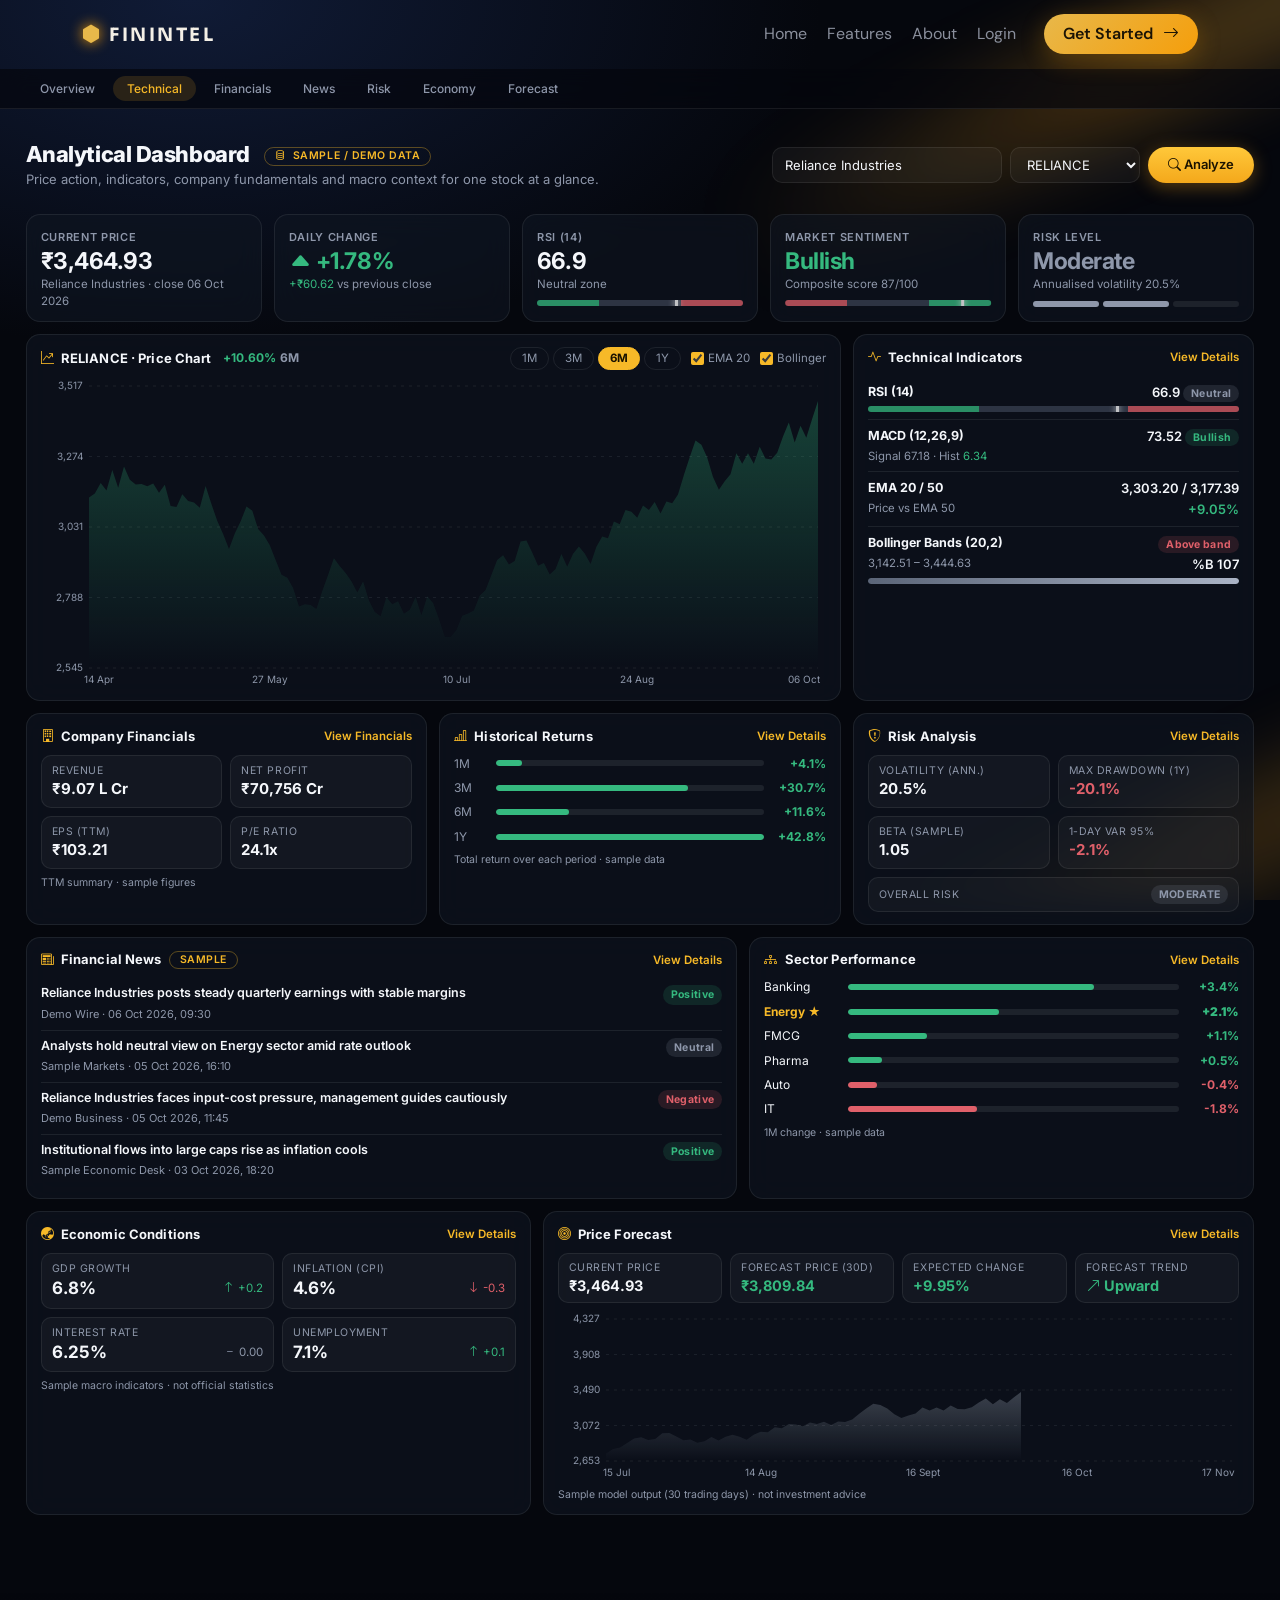
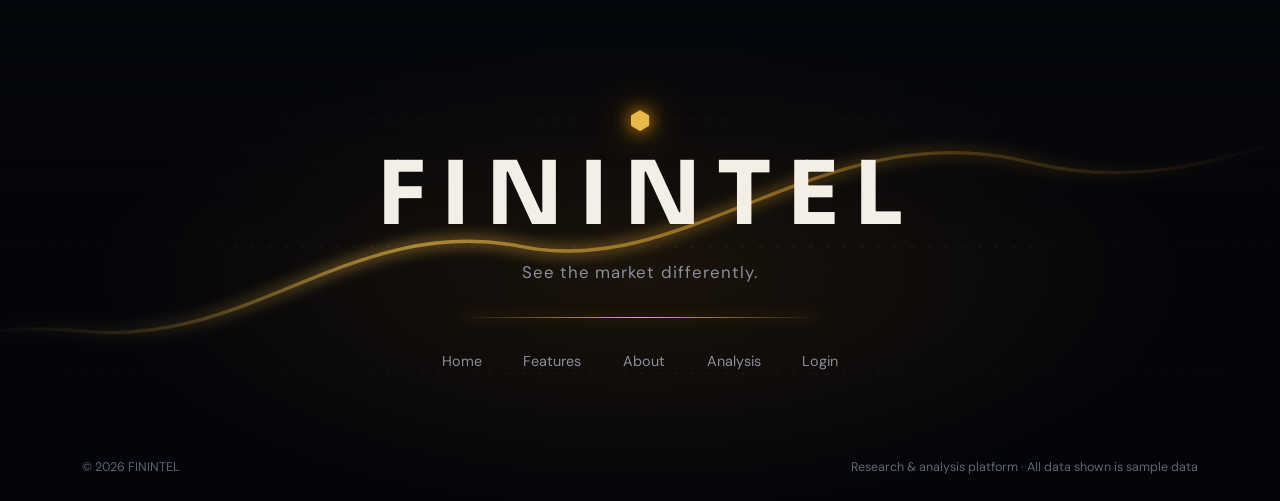
<file: frontend/analysis.html>
<!doctype html>
<html lang="en" data-bs-theme="dark">
  <head>
    <meta charset="utf-8" />
    <meta name="viewport" content="width=device-width, initial-scale=1" />

    <title>FININTEL · Analytical Dashboard</title>

    <!-- Bootstrap -->
    <link
      href="https://cdn.jsdelivr.net/npm/bootstrap@5.3.3/dist/css/bootstrap.min.css"
      rel="stylesheet"
    />

    <!-- Bootstrap Icons -->
    <link
      href="https://cdn.jsdelivr.net/npm/bootstrap-icons@1.11.3/font/bootstrap-icons.min.css"
      rel="stylesheet"
    />

    <!-- Inter Font -->
    <link
      href="https://fonts.googleapis.com/css2?family=Inter:wght@400;500;600;700;800&display=swap"
      rel="stylesheet"
    />

    <!-- Fonts used by the shared FININTEL header/footer (same as index.html) -->
    <link rel="preconnect" href="https://fonts.googleapis.com" />
    <link
      href="https://fonts.googleapis.com/css2?family=DM+Sans:wght@400;500;600&family=Sora:wght@500;600;700&display=swap"
      rel="stylesheet"
    />

    <!-- Dashboard CSS -->
    <link rel="stylesheet" href="css/analysis.css?v=3" />
  </head>

  <body>
    <!-- Background Effects -->
    <div class="bgfx" aria-hidden="true">
      <i></i>
      <i></i>
    </div>

    <!-- Main Navbar (shared with index.html) -->
    <nav class="navbar navbar-expand-lg fn-nav">
      <div class="container">
        <a class="navbar-brand brand" href="index.html"
          ><i class="bi bi-hexagon-fill"></i>FININTEL</a
        >
        <button
          class="navbar-toggler"
          type="button"
          data-bs-toggle="collapse"
          data-bs-target="#navMenu"
          aria-controls="navMenu"
          aria-expanded="false"
          aria-label="Toggle menu"
        >
          <i class="bi bi-list"></i>
        </button>
        <div class="collapse navbar-collapse" id="navMenu">
          <ul class="navbar-nav ms-auto align-items-lg-center gap-lg-1">
            <li class="nav-item">
              <a class="nav-link" href="index.html">Home</a>
            </li>
            <li class="nav-item">
              <a class="nav-link" href="index.html#features">Features</a>
            </li>
            <li class="nav-item"><a class="nav-link" href="index.html#why">About</a></li>
            <li class="nav-item">
              <a class="nav-link" href="login.html">Login</a>
            </li>
            <li class="nav-item ms-lg-3 mt-2 mt-lg-0">
              <a class="btn-fin btn-gold nav-cta" href="analysis.html"
                >Get Started <i class="bi bi-arrow-right"></i
              ></a>
            </li>
          </ul>
        </div>
      </div>
    </nav>

    <!-- Dashboard Sub Navigation -->
    <div class="sub" id="sub">
      <a href="#overview" class="on">Overview</a>

      <a href="#technical">Technical</a>

      <a href="#financials">Financials</a>

      <a href="#news">News</a>

      <a href="#risk">Risk</a>

      <a href="#economy">Economy</a>

      <a href="#forecast">Forecast</a>
    </div>

    <!-- Main Dashboard -->
    <main class="wrap">
      <!-- Dashboard Header -->
      <div class="hd">
        <div>
          <h1>
            Analytical Dashboard

            <span class="demo">
              <i class="bi bi-database"></i>
              SAMPLE / DEMO DATA
            </span>
          </h1>

          <p>
            Price action, indicators, company fundamentals and macro context for
            one stock at a glance.
          </p>
        </div>

        <!-- Search / Stock Controls -->
        <form class="ctl" id="form" autocomplete="off">
          <input
            id="q"
            list="dl"
            placeholder="Search company or ticker"
            aria-label="Search stock"
          />

          <datalist id="dl"></datalist>

          <select id="sel" aria-label="Select stock"></select>

          <button class="go" type="submit">
            <i class="bi bi-search"></i>
            Analyze
          </button>
        </form>
      </div>

      <!-- Error Message -->
      <div id="err" role="alert"></div>

      <!-- Overview Cards -->
      <section id="overview" class="g5"></section>

      <!-- Technical Analysis -->
      <section id="technical" class="g">
        <!-- Price Chart -->
        <div class="gc c8" style="--i: 5">
          <div class="ph">
            <h2>
              <i class="bi bi-graph-up-arrow"></i>
              <span id="ct">Price Chart</span>
              <span id="rc" class="rc"></span>
            </h2>

            <div class="tabs" id="rg">
              <button data-r="21">1M</button>

              <button data-r="63">3M</button>

              <button data-r="126" class="on">6M</button>

              <button data-r="251">1Y</button>

              <label>
                <input type="checkbox" id="oe" checked />
                EMA 20
              </label>

              <label>
                <input type="checkbox" id="ob" checked />
                Bollinger
              </label>
            </div>
          </div>

          <div class="chart" id="main"></div>
        </div>

        <!-- Technical Indicators -->
        <div class="gc c4" style="--i: 6">
          <div class="ph">
            <h2>
              <i class="bi bi-activity"></i>
              Technical Indicators
            </h2>

            <button class="lk" data-d="tech">View Details</button>
          </div>

          <div id="ti"></div>
        </div>
      </section>

      <!-- Financials / Returns / Risk -->
      <section class="g">
        <!-- Company Financials -->
        <div class="gc c4" id="financials" style="--i: 7">
          <div class="ph">
            <h2>
              <i class="bi bi-building"></i>
              Company Financials
            </h2>

            <button class="lk" data-d="fin">View Financials</button>
          </div>

          <div class="kv" id="fin"></div>

          <div class="note">TTM summary · sample figures</div>
        </div>

        <!-- Historical Returns -->
        <div class="gc c4" style="--i: 8">
          <div class="ph">
            <h2>
              <i class="bi bi-bar-chart-line"></i>
              Historical Returns
            </h2>

            <button class="lk" data-d="ret">View Details</button>
          </div>

          <div id="ret"></div>
        </div>

        <!-- Risk Analysis -->
        <div class="gc c4" id="risk" style="--i: 9">
          <div class="ph">
            <h2>
              <i class="bi bi-shield-exclamation"></i>
              Risk Analysis
            </h2>

            <button class="lk" data-d="risk">View Details</button>
          </div>

          <div class="kv" id="rk"></div>
        </div>
      </section>

      <!-- News / Sector -->
      <section class="g">
        <!-- Financial News -->
        <div class="gc c7" id="news" style="--i: 10">
          <div class="ph">
            <h2>
              <i class="bi bi-newspaper"></i>

              Financial News

              <span class="demo" style="margin: 0"> SAMPLE </span>
            </h2>

            <button class="lk" data-d="news">View Details</button>
          </div>

          <div id="nw"></div>
        </div>

        <!-- Sector Performance -->
        <div class="gc c5" style="--i: 11">
          <div class="ph">
            <h2>
              <i class="bi bi-diagram-3"></i>
              Sector Performance
            </h2>

            <button class="lk" data-d="sector">View Details</button>
          </div>

          <div id="sc"></div>

          <div class="note">1M change · sample data</div>
        </div>
      </section>

      <!-- Economy / Forecast -->
      <section class="g">
        <!-- Economic Conditions -->
        <div class="gc c5" id="economy" style="--i: 12">
          <div class="ph">
            <h2>
              <i class="bi bi-globe-asia-australia"></i>
              Economic Conditions
            </h2>

            <button class="lk" data-d="eco">View Details</button>
          </div>

          <div class="eco" id="ec"></div>

          <div class="note">
            Sample macro indicators · not official statistics
          </div>
        </div>

        <!-- Price Forecast -->
        <div class="gc c7" id="forecast" style="--i: 13">
          <div class="ph">
            <h2>
              <i class="bi bi-bullseye"></i>
              Price Forecast
            </h2>

            <button class="lk" data-d="fc">View Details</button>
          </div>

          <div class="fx" id="fx"></div>

          <div class="chart" id="fch"></div>

          <div class="note">
            Sample model output (30 trading days) · not investment advice
          </div>
        </div>
      </section>
    </main>

    <!-- Footer (shared with index.html) -->
    <footer class="ft">
      <!-- Decorative graph only (not real data) -->
      <svg
        class="ft-graph"
        viewBox="0 0 1200 300"
        preserveAspectRatio="xMidYMid slice"
        aria-hidden="true"
      >
        <defs>
          <linearGradient id="ftStroke" x1="0" x2="1" y1="0" y2="0">
            <stop offset="0" stop-color="#E8B84A" stop-opacity="0" />
            <stop offset=".35" stop-color="#E8B84A" stop-opacity=".9" />
            <stop offset="1" stop-color="#F59E0B" stop-opacity="0" />
          </linearGradient>
          <filter id="ftBlur"><feGaussianBlur stdDeviation="4" /></filter>
        </defs>
        <g class="ft-gridlines">
          <line x1="0" y1="75" x2="1200" y2="75" />
          <line x1="0" y1="150" x2="1200" y2="150" />
          <line x1="0" y1="225" x2="1200" y2="225" />
        </g>
        <path
          id="ftPath"
          class="ft-line-glow"
          d="M0 250 C110 240 170 190 270 200 S430 130 530 150 S710 70 830 100 S1030 45 1200 25"
          pathLength="1"
          filter="url(#ftBlur)"
        />
        <path
          class="ft-line"
          d="M0 250 C110 240 170 190 270 200 S430 130 530 150 S710 70 830 100 S1030 45 1200 25"
          pathLength="1"
        />
        <circle class="ft-dot" r="5">
          <animateMotion dur="10s" repeatCount="indefinite" calcMode="linear">
            <mpath href="#ftPath" />
          </animateMotion>
          <animate
            attributeName="opacity"
            values="0;1;1;0"
            keyTimes="0;.1;.85;1"
            dur="10s"
            repeatCount="indefinite"
          />
        </circle>
      </svg>
      <div class="ft-particles" aria-hidden="true"></div>

      <div class="container ft-center">
        <i
          class="bi bi-hexagon-fill ft-mark ft-item"
          style="--d: 0.3s"
          aria-hidden="true"
        ></i>
        <a class="ft-word ft-item" style="--d: 0.4s" href="index.html"
          >FININTEL</a
        >
        <p class="ft-tag ft-item" style="--d: 0.7s">
          See the market differently.
        </p>
        <span class="ft-rule" aria-hidden="true"></span>
        <nav class="ft-nav" aria-label="Footer">
          <a class="ft-item" style="--d: 1.5s" href="index.html">Home</a>
          <a class="ft-item" style="--d: 1.65s" href="index.html#features">Features</a>
          <a class="ft-item" style="--d: 1.8s" href="index.html#why">About</a>
          <a class="ft-item" style="--d: 1.95s" href="analysis.html"
            >Analysis</a
          >
          <a class="ft-item" style="--d: 2.1s" href="login.html">Login</a>
        </nav>
      </div>

      <div class="container ft-base">
        <span>&copy; 2026 FININTEL</span>
        <span>Research &amp; analysis platform · All data shown is sample data</span>
      </div>
    </footer>

    <!-- Details Modal -->
    <div class="modal fade" id="dm" tabindex="-1" aria-hidden="true">
      <div
        class="modal-dialog modal-lg modal-dialog-centered modal-dialog-scrollable"
      >
        <div class="modal-content">
          <div class="modal-header">
            <h5 class="modal-title" id="dt"></h5>

            <button
              type="button"
              class="btn-close"
              data-bs-dismiss="modal"
              aria-label="Close"
            ></button>
          </div>

          <div class="modal-body" id="db"></div>

          <div class="modal-footer">
            <span class="note me-auto"> Sample / demo data </span>

            <button class="go" data-bs-dismiss="modal">Close</button>
          </div>
        </div>
      </div>
    </div>

    <!-- Bootstrap JavaScript -->
    <script src="https://cdn.jsdelivr.net/npm/bootstrap@5.3.3/dist/js/bootstrap.bundle.min.js"></script>

    <!-- Dashboard JavaScript -->
    <script src="js/analysis.js?v=3"></script>
  </body>
</html>
</file>
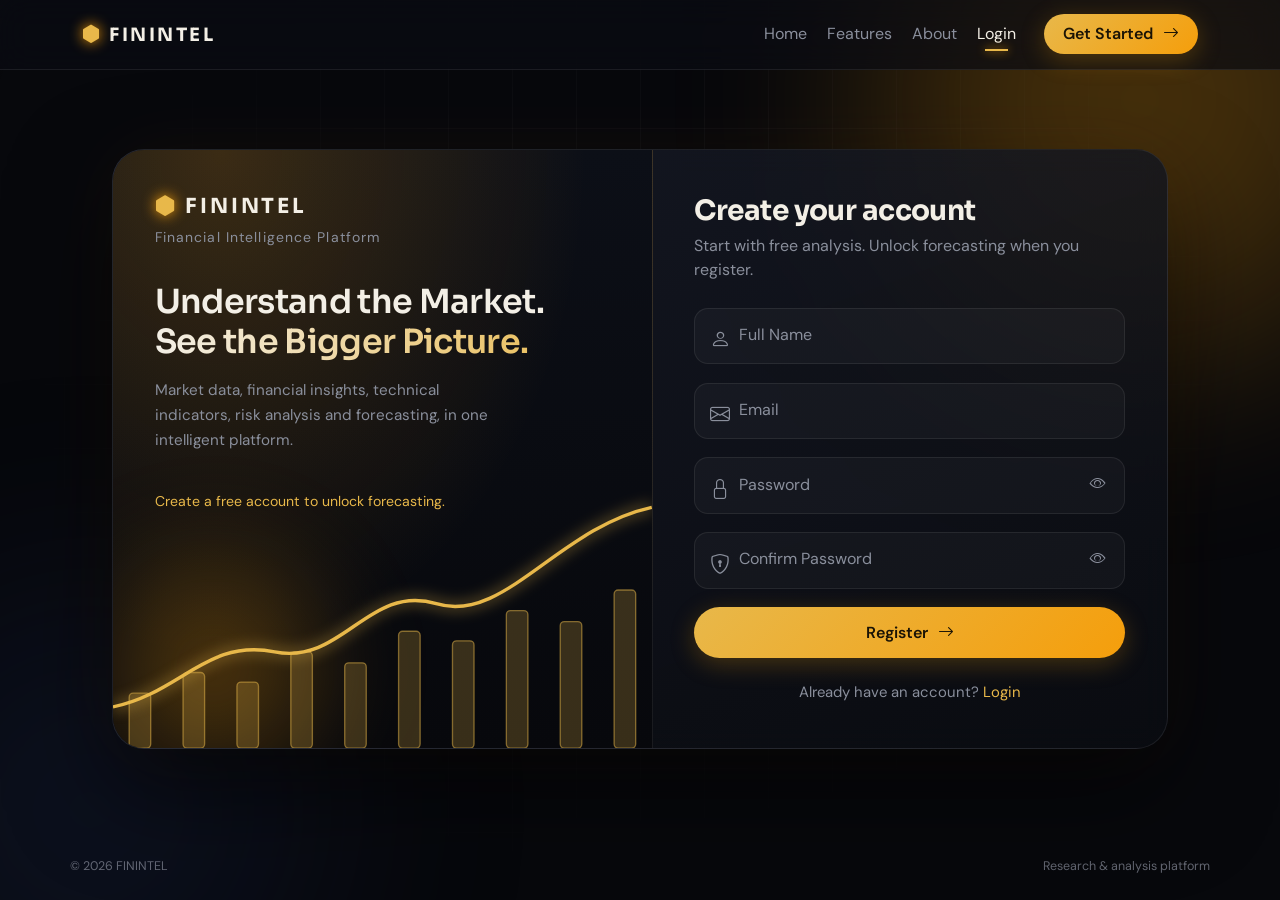
<file: frontend/login.html>
<!doctype html>
<html lang="en">
  <head>
    <meta charset="UTF-8" />
    <meta name="viewport" content="width=device-width, initial-scale=1" />
    <title>Create Account | FININTEL</title>
    <link rel="preconnect" href="https://fonts.googleapis.com" />
    <link
      href="https://fonts.googleapis.com/css2?family=DM+Sans:wght@400;500;600&family=Sora:wght@500;600;700&display=swap"
      rel="stylesheet"
    />
    <link
      href="https://cdn.jsdelivr.net/npm/bootstrap@5.3.3/dist/css/bootstrap.min.css"
      rel="stylesheet"
    />
    <link
      href="https://cdn.jsdelivr.net/npm/bootstrap-icons@1.11.3/font/bootstrap-icons.css"
      rel="stylesheet"
    />
    <style>
      /* ===== FININTEL tokens (same as the Home Page) ===== */
      :root {
        --ink: #07080c;
        --surface: #0f1219;
        --line: rgba(255, 255, 255, 0.08);
        --gold: #e8b84a;
        --amber: #f59e0b;
        --text: #f3efe6;
        --muted: #8a8f9c;
        --err: #ff8f7e;
        --ease: cubic-bezier(0.22, 1, 0.36, 1);
      }
      html {
        scroll-behavior: smooth;
      }
      body {
        background: var(--ink);
        color: var(--text);
        font-family: "DM Sans", sans-serif;
        min-height: 100vh;
        overflow-x: hidden;
        display: flex;
        flex-direction: column;
      }
      h1,
      h2,
      h3,
      .brand,
      strong {
        font-family: "Sora", sans-serif;
      }
      a {
        text-decoration: none;
      }
      :focus-visible {
        outline: 2px solid var(--gold);
        outline-offset: 3px;
      }

      /* ===== Background ===== */
      .bg-fx {
        position: fixed;
        inset: 0;
        z-index: -1;
        overflow: hidden;
      }
      .blob {
        position: absolute;
        border-radius: 50%;
        filter: blur(110px);
        opacity: 0.26;
      }
      .b1 {
        width: 520px;
        height: 520px;
        background: var(--amber);
        top: -160px;
        right: -120px;
        animation: drift 18s ease-in-out infinite alternate;
      }
      .b2 {
        width: 460px;
        height: 460px;
        background: #1c2a52;
        bottom: -140px;
        left: -140px;
        animation: drift 22s ease-in-out infinite alternate-reverse;
      }
      .grid-lines {
        position: absolute;
        inset: 0;
        background-image:
          linear-gradient(var(--line) 1px, transparent 1px),
          linear-gradient(90deg, var(--line) 1px, transparent 1px);
        background-size: 64px 64px;
        mask-image: radial-gradient(
          ellipse at 50% 40%,
          #000 15%,
          transparent 70%
        );
        opacity: 0.5;
      }
      .streak {
        position: absolute;
        top: -20%;
        left: -40%;
        width: 30%;
        height: 140%;
        background: linear-gradient(
          90deg,
          transparent,
          rgba(232, 184, 74, 0.06),
          transparent
        );
        transform: skewX(-20deg);
        animation: streak 14s linear infinite;
      }
      .dust i {
        position: absolute;
        width: 3px;
        height: 3px;
        border-radius: 50%;
        background: var(--gold);
        opacity: 0;
        animation: float var(--t) ease-in-out var(--dl) infinite;
      }
      @keyframes drift {
        to {
          transform: translate(60px, 40px) scale(1.15);
        }
      }
      @keyframes streak {
        to {
          left: 130%;
        }
      }
      @keyframes float {
        0% {
          opacity: 0;
          transform: translateY(0);
        }
        30%,
        60% {
          opacity: 0.5;
        }
        100% {
          opacity: 0;
          transform: translateY(-70px);
        }
      }

      /* ===== Navbar (same design as Home) ===== */
      .fn-nav {
        position: fixed;
        top: 0;
        width: 100%;
        z-index: 100;
        padding: 0.9rem 0;
        background: rgba(10, 12, 18, 0.72);
        backdrop-filter: blur(16px);
        -webkit-backdrop-filter: blur(16px);
        border-bottom: 1px solid var(--line);
        animation: navIn 0.8s var(--ease) both;
      }
      @keyframes navIn {
        from {
          opacity: 0;
          transform: translateY(-24px);
        }
      }
      .brand {
        color: var(--text);
        font-weight: 700;
        letter-spacing: 0.14em;
        font-size: 1.15rem;
      }
      .brand i {
        color: var(--gold);
        margin-right: 0.4rem;
        text-shadow: 0 0 14px var(--amber);
      }
      .fn-nav .nav-link {
        color: var(--muted);
        position: relative;
        padding: 0.5rem 1rem;
        transition: color 0.3s;
      }
      .fn-nav .nav-link::after {
        content: "";
        position: absolute;
        left: 1rem;
        right: 1rem;
        bottom: 0.2rem;
        height: 2px;
        background: var(--gold);
        transform: scaleX(0);
        transform-origin: left;
        transition: transform 0.4s var(--ease);
        box-shadow: 0 0 10px var(--amber);
      }
      .fn-nav .nav-link:hover,
      .fn-nav .nav-link.active {
        color: var(--text);
      }
      .fn-nav .nav-link:hover::after,
      .fn-nav .nav-link.active::after {
        transform: scaleX(1);
      }
      .navbar-toggler {
        border: 1px solid var(--line);
        color: var(--text);
      }
      .navbar-toggler:focus {
        box-shadow: none;
      }
      @media (max-width: 991px) {
        .fn-nav .navbar-collapse {
          background: rgba(15, 18, 25, 0.95);
          border: 1px solid var(--line);
          border-radius: 16px;
          margin-top: 0.8rem;
          padding: 1rem;
        }
      }

      /* ===== Buttons ===== */
      .btn-fin {
        position: relative;
        overflow: hidden;
        display: inline-flex;
        align-items: center;
        justify-content: center;
        gap: 0.6rem;
        padding: 0.85rem 1.5rem;
        border: 0;
        border-radius: 999px;
        font-weight: 600;
        font-family: inherit;
        transition:
          transform 0.3s var(--ease),
          box-shadow 0.3s;
      }
      .btn-fin i {
        transition: transform 0.3s var(--ease);
      }
      .btn-fin:hover {
        transform: translateY(-3px);
      }
      .btn-fin:hover i {
        transform: translateX(4px);
      }
      .btn-fin:active {
        transform: translateY(0) scale(0.97);
      }
      .btn-gold {
        background: linear-gradient(135deg, var(--gold), var(--amber));
        color: #1a1305;
        box-shadow: 0 6px 24px rgba(245, 158, 11, 0.25);
      }
      .btn-gold:hover {
        color: #1a1305;
        box-shadow: 0 10px 36px rgba(245, 158, 11, 0.5);
      }
      .btn-gold::after {
        content: "";
        position: absolute;
        top: 0;
        left: -70%;
        width: 40%;
        height: 100%;
        background: linear-gradient(
          90deg,
          transparent,
          rgba(255, 255, 255, 0.55),
          transparent
        );
        transform: skewX(-20deg);
      }
      .btn-gold:hover::after {
        left: 130%;
        transition: left 0.8s var(--ease);
      }
      .nav-cta {
        padding: 0.5rem 1.2rem;
      }

      /* ===== Auth layout ===== */
      .auth-wrap {
        flex: 1;
        display: flex;
        align-items: center;
        padding: 6.5rem 0 2.5rem;
      }
      .auth {
        display: grid;
        grid-template-columns: 1.05fr 1fr;
        border: 1px solid var(--line);
        border-radius: 32px;
        overflow: hidden;
        background: linear-gradient(
          160deg,
          rgba(24, 28, 40, 0.8),
          rgba(10, 12, 18, 0.85)
        );
        backdrop-filter: blur(14px);
        -webkit-backdrop-filter: blur(14px);
        box-shadow:
          0 40px 100px rgba(0, 0, 0, 0.6),
          0 0 80px rgba(245, 158, 11, 0.06);
        animation: cardIn 1.1s var(--ease) 0.35s both;
      }
      @keyframes cardIn {
        from {
          opacity: 0;
          transform: translateY(50px) scale(0.97);
        }
      }

      /* Visual panel */
      .vis {
        position: relative;
        overflow: hidden;
        padding: 2.6rem;
        min-height: 560px;
        display: flex;
        flex-direction: column;
        border-right: 1px solid var(--line);
        background:
          radial-gradient(
            ellipse at 20% 0%,
            rgba(245, 158, 11, 0.2),
            transparent 60%
          ),
          linear-gradient(180deg, #0c0f17, #07080c);
      }
      .vis::before {
        content: "";
        position: absolute;
        width: 320px;
        height: 320px;
        border-radius: 50%;
        background: radial-gradient(
          circle,
          rgba(245, 158, 11, 0.35),
          transparent 70%
        );
        filter: blur(40px);
        left: -60px;
        bottom: -80px;
        transition: transform 1.4s var(--ease);
      }
      .auth[data-mode="login"] .vis::before {
        transform: translate(260px, -180px);
      }
      .vis > * {
        position: relative;
      }
      .vis .brand {
        font-size: 1.3rem;
        opacity: 0;
        animation: fade 1s ease 0.7s forwards;
      }
      .vis small {
        display: block;
        color: var(--muted);
        letter-spacing: 0.08em;
        margin-top: 0.3rem;
      }
      .vis h2 {
        font-size: clamp(1.6rem, 2.6vw, 2.2rem);
        font-weight: 600;
        letter-spacing: -0.02em;
        line-height: 1.2;
        margin: 2.2rem 0 0.9rem;
        opacity: 0;
        animation: rise 1s var(--ease) 1s forwards;
      }
      .vis h2 span {
        display: block;
      }
      .vis h2 span + span {
        background: linear-gradient(90deg, var(--text), var(--gold));
        -webkit-background-clip: text;
        background-clip: text;
        color: transparent;
      }
      .vis p {
        color: var(--muted);
        line-height: 1.65;
        max-width: 360px;
        font-size: 0.95rem;
        opacity: 0;
        animation: rise 1s var(--ease) 1.2s forwards;
      }
      .vis-msg {
        display: grid;
        margin-top: 1.4rem;
        color: var(--gold);
        font-size: 0.88rem;
      }
      .vis-msg span {
        grid-area: 1/1;
        transition:
          opacity 0.6s,
          transform 0.8s var(--ease);
      }
      .auth[data-mode="register"] .vis-msg .m-login,
      .auth[data-mode="login"] .vis-msg .m-register {
        opacity: 0;
        transform: translateY(10px);
      }
      .chart {
        position: absolute !important;
        left: 0;
        right: 0;
        bottom: 0;
        width: 100%;
        height: 46%;
        pointer-events: none;
        transition: transform 1.4s var(--ease);
      }
      .auth[data-mode="login"] .chart {
        transform: scaleX(-1);
      }
      .chart .ln,
      .chart .lg {
        fill: none;
        stroke: var(--gold);
        stroke-width: 2.5;
        stroke-dasharray: 1;
        stroke-dashoffset: 1;
        animation: draw 3s var(--ease) 1.2s forwards;
      }
      .chart .lg {
        stroke-width: 7;
        opacity: 0.35;
        filter: blur(5px);
      }
      .chart .cd {
        fill: rgba(232, 184, 74, 0.22);
        stroke: rgba(232, 184, 74, 0.5);
        transform-box: fill-box;
        transform-origin: bottom;
        transform: scaleY(0);
        animation: grow 0.9s var(--ease) forwards;
        animation-delay: calc(var(--i) * 0.12s + 1.4s);
      }
      @keyframes draw {
        to {
          stroke-dashoffset: 0;
        }
      }
      @keyframes grow {
        to {
          transform: scaleY(1);
        }
      }
      @keyframes fade {
        to {
          opacity: 1;
        }
      }
      @keyframes rise {
        from {
          opacity: 0;
          transform: translateY(24px);
        }
        to {
          opacity: 1;
          transform: none;
        }
      }

      /* Form panel + sliding panes */
      .forms {
        padding: 2.8rem 2.6rem;
        display: grid;
        align-items: center;
      }
      .pane {
        grid-area: 1/1;
        opacity: 0;
        visibility: hidden;
        pointer-events: none;
        transition:
          opacity 0.6s var(--ease),
          transform 0.8s var(--ease),
          visibility 0s 0.8s;
      }
      #registerForm {
        transform: translateX(-48px);
      }
      #loginForm {
        transform: translateX(48px);
      }
      .auth[data-mode="register"] #registerForm,
      .auth[data-mode="login"] #loginForm {
        opacity: 1;
        visibility: visible;
        pointer-events: auto;
        transform: none;
        transition-delay: 0.15s, 0.15s, 0s;
      }
      .pane h1 {
        font-size: 1.75rem;
        font-weight: 700;
        letter-spacing: -0.02em;
        margin-bottom: 0.4rem;
      }
      .pane .sub {
        color: var(--muted);
        margin-bottom: 1.6rem;
      }
      .auth[data-mode="register"] #registerForm .it,
      .auth[data-mode="login"] #loginForm .it {
        animation: rise 0.7s var(--ease) both;
        animation-delay: calc(var(--i) * 0.08s + 0.3s);
      }

      /* Inputs with floating labels */
      .fld {
        position: relative;
        margin-bottom: 1.15rem;
      }
      .fld > i.lead {
        position: absolute;
        left: 1rem;
        top: 1.05rem;
        color: var(--muted);
        transition:
          color 0.3s,
          transform 0.4s var(--ease);
        pointer-events: none;
      }
      .fld input {
        width: 100%;
        padding: 1.35rem 2.8rem 0.55rem 2.8rem;
        border-radius: 14px;
        border: 1px solid var(--line);
        background: rgba(255, 255, 255, 0.03);
        color: var(--text);
        font: inherit;
        transition:
          border-color 0.3s,
          box-shadow 0.3s,
          background 0.3s;
      }
      .fld input:hover {
        border-color: rgba(255, 255, 255, 0.18);
      }
      .fld input:focus {
        outline: 0;
        border-color: rgba(232, 184, 74, 0.7);
        background: rgba(232, 184, 74, 0.04);
        box-shadow:
          0 0 0 4px rgba(232, 184, 74, 0.12),
          0 0 24px rgba(245, 158, 11, 0.12);
      }
      .fld label {
        position: absolute;
        left: 2.8rem;
        top: 0.95rem;
        color: var(--muted);
        pointer-events: none;
        transition: all 0.25s var(--ease);
        transform-origin: left;
      }
      .fld input:focus + label,
      .fld input:not(:placeholder-shown) + label {
        top: 0.35rem;
        font-size: 0.72rem;
        color: var(--gold);
      }
      .fld:focus-within > i.lead {
        color: var(--gold);
        transform: scale(1.15);
      }
      .eye {
        position: absolute;
        right: 0.6rem;
        top: 0.55rem;
        width: 36px;
        height: 36px;
        border: 0;
        border-radius: 10px;
        background: transparent;
        color: var(--muted);
        transition:
          color 0.3s,
          background 0.3s;
      }
      .eye:hover {
        color: var(--gold);
        background: rgba(232, 184, 74, 0.08);
      }
      .fld.bad input {
        border-color: rgba(255, 143, 126, 0.7);
        box-shadow: 0 0 0 4px rgba(255, 143, 126, 0.1);
      }
      .err {
        display: block;
        max-height: 0;
        overflow: hidden;
        opacity: 0;
        color: var(--err);
        font-size: 0.8rem;
        padding-left: 0.3rem;
        transition:
          max-height 0.35s var(--ease),
          opacity 0.35s,
          margin 0.35s;
      }
      .fld.bad .err {
        max-height: 40px;
        opacity: 1;
        margin-top: 0.4rem;
      }
      .row-opts {
        display: flex;
        justify-content: space-between;
        align-items: center;
        margin-bottom: 1.3rem;
        font-size: 0.9rem;
      }
      .row-opts label {
        display: flex;
        gap: 0.5rem;
        align-items: center;
        color: var(--muted);
        cursor: pointer;
      }
      .row-opts input {
        accent-color: var(--gold);
        width: 16px;
        height: 16px;
      }
      .lnk {
        color: var(--gold);
        background: none;
        border: 0;
        padding: 0;
        font: inherit;
        position: relative;
      }
      .lnk::after {
        content: "";
        position: absolute;
        left: 0;
        right: 0;
        bottom: -2px;
        height: 1px;
        background: var(--gold);
        transform: scaleX(0);
        transform-origin: left;
        transition: transform 0.4s var(--ease);
      }
      .lnk:hover::after {
        transform: scaleX(1);
      }
      .switch {
        text-align: center;
        color: var(--muted);
        margin: 1.4rem 0 0;
        font-size: 0.93rem;
      }
      .note {
        max-height: 0;
        overflow: hidden;
        opacity: 0;
        text-align: center;
        color: var(--gold);
        font-size: 0.88rem;
        transition:
          max-height 0.4s var(--ease),
          opacity 0.4s,
          margin 0.4s;
      }
      .note.show {
        max-height: 60px;
        opacity: 1;
        margin-top: 1rem;
      }
      .shake {
        animation: shake 0.45s;
      }
      @keyframes shake {
        20%,
        60% {
          transform: translateX(-6px);
        }
        40%,
        80% {
          transform: translateX(6px);
        }
      }

      /* ===== Responsive ===== */
      @media (max-width: 991px) {
        .auth {
          grid-template-columns: 0.8fr 1fr;
        }
        .vis {
          padding: 2rem 1.6rem;
        }
        .forms {
          padding: 2.2rem 1.6rem;
        }
      }
      @media (max-width: 767px) {
        .auth {
          grid-template-columns: 1fr;
          border-radius: 24px;
        }
        .vis {
          display: none;
        }
        .forms {
          padding: 2rem 1.3rem;
        }
        .auth-wrap {
          padding-top: 5.5rem;
        }
      }
      @media (prefers-reduced-motion: reduce) {
        *,
        *::before,
        *::after {
          animation-duration: 0.01ms !important;
          animation-iteration-count: 1 !important;
          transition-duration: 0.01ms !important;
          scroll-behavior: auto !important;
        }
        .chart .ln,
        .chart .lg {
          stroke-dashoffset: 0;
        }
        .chart .cd {
          transform: none;
        }
      }

      /* ===== Bottom bar only ===== */
      .ft-base {
        display: flex;
        flex-wrap: wrap;
        justify-content: space-between;
        gap: 0.4rem 1rem;
        padding: 1.5rem 0;
        font-size: 0.78rem;
        color: rgba(138, 143, 156, 0.7);
      }
    </style>
  </head>
  <body>
    <div class="bg-fx" aria-hidden="true">
      <span class="blob b1"></span><span class="blob b2"></span
      ><span class="grid-lines"></span><span class="streak"></span>
      <div class="dust"></div>
    </div>

    <!-- NAVBAR (same as Home) -->
    <nav class="navbar navbar-expand-lg fn-nav">
      <div class="container">
        <a class="navbar-brand brand" href="index.html"
          ><i class="bi bi-hexagon-fill"></i>FININTEL</a
        >
        <button
          class="navbar-toggler"
          type="button"
          data-bs-toggle="collapse"
          data-bs-target="#navMenu"
          aria-controls="navMenu"
          aria-expanded="false"
          aria-label="Toggle menu"
        >
          <i class="bi bi-list"></i>
        </button>
        <div class="collapse navbar-collapse" id="navMenu">
          <ul class="navbar-nav ms-auto align-items-lg-center gap-lg-1">
            <li class="nav-item">
              <a class="nav-link" href="index.html">Home</a>
            </li>
            <li class="nav-item">
              <a class="nav-link" href="index.html#features">Features</a>
            </li>
            <li class="nav-item">
              <a class="nav-link" href="index.html#why">About</a>
            </li>
            <li class="nav-item">
              <a class="nav-link active" href="login.html">Login</a>
            </li>
            <li class="nav-item ms-lg-3 mt-2 mt-lg-0">
              <a class="btn-fin btn-gold nav-cta" href="analysis.html"
                >Get Started <i class="bi bi-arrow-right"></i
              ></a>
            </li>
          </ul>
        </div>
      </div>
    </nav>

    <main class="auth-wrap">
      <div class="container" style="max-width: 1080px">
        <div class="auth" data-mode="register">
          <!-- Visual / brand panel -->
          <aside class="vis">
            <div>
              <span class="brand"
                ><i class="bi bi-hexagon-fill"></i>FININTEL</span
              ><small>Financial Intelligence Platform</small>
            </div>
            <h2>
              <span>Understand the Market.</span
              ><span>See the Bigger Picture.</span>
            </h2>
            <p>
              Market data, financial insights, technical indicators, risk
              analysis and forecasting, in one intelligent platform.
            </p>
            <div class="vis-msg">
              <span class="m-register"
                >Create a free account to unlock forecasting.</span
              ><span class="m-login"
                >Welcome back. Pick up where you left off.</span
              >
            </div>
            <svg
              class="chart"
              viewBox="0 0 400 200"
              preserveAspectRatio="none"
              aria-hidden="true"
            >
              <g id="candles"></g>
              <path
                class="lg"
                pathLength="1"
                d="M0 170 C50 160 70 120 120 130 S190 80 240 95 S330 40 400 25"
              />
              <path
                class="ln"
                pathLength="1"
                d="M0 170 C50 160 70 120 120 130 S190 80 240 95 S330 40 400 25"
              />
            </svg>
          </aside>

          <!-- Forms -->
          <section class="forms">
            <!-- REGISTER (default) -->
            <form class="pane" id="registerForm" novalidate>
              <h1 class="it" style="--i: 0">Create your account</h1>
              <p class="sub it" style="--i: 1">
                Start with free analysis. Unlock forecasting when you register.
              </p>
              <div class="fld it" style="--i: 2">
                <i class="bi bi-person lead"></i
                ><input
                  type="text"
                  id="rName"
                  placeholder=" "
                  autocomplete="name"
                  data-rule="name"
                /><label for="rName">Full Name</label><span class="err"></span>
              </div>
              <div class="fld it" style="--i: 3">
                <i class="bi bi-envelope lead"></i
                ><input
                  type="email"
                  id="rEmail"
                  placeholder=" "
                  autocomplete="email"
                  data-rule="email"
                /><label for="rEmail">Email</label><span class="err"></span>
              </div>
              <div class="fld it" style="--i: 4">
                <i class="bi bi-lock lead"></i
                ><input
                  type="password"
                  id="rPass"
                  placeholder=" "
                  autocomplete="new-password"
                  data-rule="pass"
                /><label for="rPass">Password</label
                ><button type="button" class="eye" aria-label="Show password">
                  <i class="bi bi-eye"></i></button
                ><span class="err"></span>
              </div>
              <div class="fld it" style="--i: 5">
                <i class="bi bi-shield-lock lead"></i
                ><input
                  type="password"
                  id="rConf"
                  placeholder=" "
                  autocomplete="new-password"
                  data-rule="confirm"
                /><label for="rConf">Confirm Password</label
                ><button type="button" class="eye" aria-label="Show password">
                  <i class="bi bi-eye"></i></button
                ><span class="err"></span>
              </div>
              <button
                type="submit"
                class="btn-fin btn-gold w-100 it"
                style="--i: 6"
              >
                Register <i class="bi bi-arrow-right"></i>
              </button>
              <p class="note" role="status"></p>
              <p class="switch it" style="--i: 7">
                Already have an account?
                <button type="button" class="lnk" data-go="login">Login</button>
              </p>
            </form>

            <!-- LOGIN -->
            <form class="pane" id="loginForm" novalidate>
              <h1 class="it" style="--i: 0">Welcome back</h1>
              <p class="sub it" style="--i: 1">
                Log in to continue to your forecasts and dashboard.
              </p>
              <div class="fld it" style="--i: 2">
                <i class="bi bi-envelope lead"></i
                ><input
                  type="email"
                  id="lEmail"
                  placeholder=" "
                  autocomplete="email"
                  data-rule="email"
                /><label for="lEmail">Email</label><span class="err"></span>
              </div>
              <div class="fld it" style="--i: 3">
                <i class="bi bi-lock lead"></i
                ><input
                  type="password"
                  id="lPass"
                  placeholder=" "
                  autocomplete="current-password"
                  data-rule="loginpass"
                /><label for="lPass">Password</label
                ><button type="button" class="eye" aria-label="Show password">
                  <i class="bi bi-eye"></i></button
                ><span class="err"></span>
              </div>
              <div class="row-opts it" style="--i: 4">
                <label><input type="checkbox" /> Remember Me</label
                ><button type="button" class="lnk" id="forgot">
                  Forgot Password?
                </button>
              </div>
              <button
                type="submit"
                class="btn-fin btn-gold w-100 it"
                style="--i: 5"
              >
                Login <i class="bi bi-arrow-right"></i>
              </button>
              <p class="note" role="status"></p>
              <p class="switch it" style="--i: 6">
                Don't have an account?
                <button type="button" class="lnk" data-go="register">
                  Create Account
                </button>
              </p>
            </form>
          </section>
        </div>
      </div>
    </main>

    <!-- Bottom bar -->
    <footer>
      <div class="container ft-base">
        <span>&copy; 2026 FININTEL</span>
        <span>Research &amp; analysis platform</span>
      </div>
    </footer>
    <script src="https://cdn.jsdelivr.net/npm/bootstrap@5.3.3/dist/js/bootstrap.bundle.min.js"></script>
    <script>
      /* ===== FININTEL authentication page ===== */
      const auth = document.querySelector(".auth");
      const forms = {
        register: document.getElementById("registerForm"),
        login: document.getElementById("loginForm"),
      };
      const reduce = matchMedia("(prefers-reduced-motion: reduce)").matches;

      /* ---- 1. Register <-> Login switching ---- */
      function setMode(mode) {
        auth.dataset.mode = mode; // CSS animates everything from this one attribute
        document.title =
          (mode === "register" ? "Create Account" : "Login") + " | FININTEL";
        Object.keys(forms).forEach((k) => {
          forms[k].inert = k !== mode;
          clearForm(forms[k]);
        });
        setTimeout(
          () =>
            forms[mode].querySelector("input").focus({ preventScroll: true }),
          700,
        );
      }
      document
        .querySelectorAll("[data-go]")
        .forEach((b) =>
          b.addEventListener("click", () => setMode(b.dataset.go)),
        );
      forms.login.inert = true; // register is the default screen

      /* ---- 2. Password eye toggle ---- */
      document.querySelectorAll(".eye").forEach((btn) =>
        btn.addEventListener("click", () => {
          const input = btn.parentElement.querySelector("input");
          const show = input.type === "password";
          input.type = show ? "text" : "password";
          btn.querySelector("i").className = show
            ? "bi bi-eye-slash"
            : "bi bi-eye";
          btn.setAttribute(
            "aria-label",
            show ? "Hide password" : "Show password",
          );
        }),
      );

      /* ---- 3. Validation ---- */
      const emailOk = (v) => /^[^\s@]+@[^\s@]+\.[^\s@]{2,}$/.test(v);
      const rules = {
        name: (v) =>
          !v.trim()
            ? "Please enter your full name."
            : v.trim().length < 2
              ? "Name is too short."
              : "",
        email: (v) =>
          !v.trim()
            ? "Email is required."
            : !emailOk(v.trim())
              ? "Enter a valid email address."
              : "",
        pass: (v) =>
          !v
            ? "Password is required."
            : v.length < 8
              ? "Use at least 8 characters."
              : "",
        loginpass: (v) => (!v ? "Password is required." : ""),
        confirm: (v) =>
          !v
            ? "Please confirm your password."
            : v !== document.getElementById("rPass").value
              ? "Passwords do not match."
              : "",
      };
      function checkField(input) {
        const msg = rules[input.dataset.rule](input.value);
        const box = input.closest(".fld");
        box.classList.toggle("bad", !!msg);
        box.querySelector(".err").textContent = msg;
        return !msg;
      }
      function clearForm(form) {
        form.querySelectorAll(".fld").forEach((f) => f.classList.remove("bad"));
        form.querySelector(".note").classList.remove("show");
      }
      Object.values(forms).forEach((form) => {
        const inputs = [...form.querySelectorAll("input[data-rule]")];
        inputs.forEach((i) => {
          i.addEventListener("blur", () => {
            if (i.value) checkField(i);
          });
          i.addEventListener("input", () => {
            if (i.closest(".fld").classList.contains("bad")) checkField(i);
          });
        });
        form.addEventListener("submit", async (e) => {
          e.preventDefault();
          const results = inputs.map(checkField);
          const btn = form.querySelector("button[type=submit]");
          if (results.includes(false)) {
            btn.classList.remove("shake");
            void btn.offsetWidth;
            btn.classList.add("shake");
            inputs[results.indexOf(false)].focus();
            return;
          }

          /* ---- Connected to the backend ---- */
          const isReg = form === forms.register;
          const note = form.querySelector(".note");
          const show = (t) => {
            note.textContent = t;
            note.classList.add("show");
          };
          btn.disabled = true;
          show(isReg ? "Creating your account..." : "Logging in...");
          try {
            const body = isReg
              ? {
                  name: document.getElementById("rName").value.trim(),
                  email: document.getElementById("rEmail").value.trim(),
                  password: document.getElementById("rPass").value,
                }
              : {
                  email: document.getElementById("lEmail").value.trim(),
                  password: document.getElementById("lPass").value,
                  remember: forms.login.querySelector("input[type=checkbox]")
                    .checked,
                };
            const res = await fetch(
              isReg ? "/api/auth/register" : "/api/auth/login",
              {
                method: "POST",
                headers: { "Content-Type": "application/json" },
                credentials: "same-origin",
                body: JSON.stringify(body),
              },
            );
            const data = await res.json().catch(() => ({}));
            if (!res.ok) {
              const d = data.detail;
              show(
                typeof d === "string"
                  ? d
                  : Array.isArray(d) && d[0] && d[0].msg
                    ? d[0].msg
                    : "Something went wrong. Please try again.",
              );
              btn.disabled = false;
              return;
            }

            // Where to go next: ?next= page, else dashboard (premium) or subscription
            let premium = false;
            try {
              const me = await fetch("/api/auth/me", {
                credentials: "same-origin",
              });
              if (me.ok) {
                const u = await me.json();
                premium =
                  (u.subscription && u.subscription.plan === "premium") ||
                  u.plan === "premium";
              }
            } catch (_) {}
            const next = new URLSearchParams(location.search).get("next");
            const safeNext =
              next && /^[a-z0-9_-]+\.html$/i.test(next) ? next : null;
            show(
              isReg
                ? "Account created. Redirecting..."
                : "Logged in. Redirecting...",
            );
            location.href =
              safeNext ||
              (premium ? "userdashboard.html" : "subscription.html");
          } catch (err) {
            show(
              "Could not reach the server. Open this page at http://127.0.0.1:8000/app/login.html",
            );
            btn.disabled = false;
          }
        });
      });
      document.getElementById("forgot").addEventListener("click", () => {
        const note = forms.login.querySelector(".note");
        note.textContent =
          "Password reset will be available once the backend is connected.";
        note.classList.add("show");
      });

      /* ---- 4. Decorative extras: candles + dust ---- */
      const cg = document.getElementById("candles");
      [40, 55, 48, 70, 62, 85, 78, 100, 92, 115].forEach((h, i) => {
        const r = document.createElementNS(
          "http://www.w3.org/2000/svg",
          "rect",
        );
        r.setAttribute("x", 12 + i * 40);
        r.setAttribute("width", 16);
        r.setAttribute("y", 200 - h);
        r.setAttribute("height", h);
        r.setAttribute("class", "cd");
        r.setAttribute("rx", 3);
        r.style.setProperty("--i", i);
        cg.appendChild(r);
      });
      if (!reduce) {
        const dust = document.querySelector(".dust");
        for (let i = 0; i < 18; i++) {
          const d = document.createElement("i");
          d.style.left = Math.random() * 100 + "%";
          d.style.top = 20 + Math.random() * 75 + "%";
          d.style.setProperty("--t", 9 + Math.random() * 8 + "s");
          d.style.setProperty("--dl", Math.random() * 8 + "s");
          dust.appendChild(d);
        }
      }
      if (location.hash === "#login") setMode("login"); // optional deep link: login.html#login
    </script>
  </body>
</html>
</file>
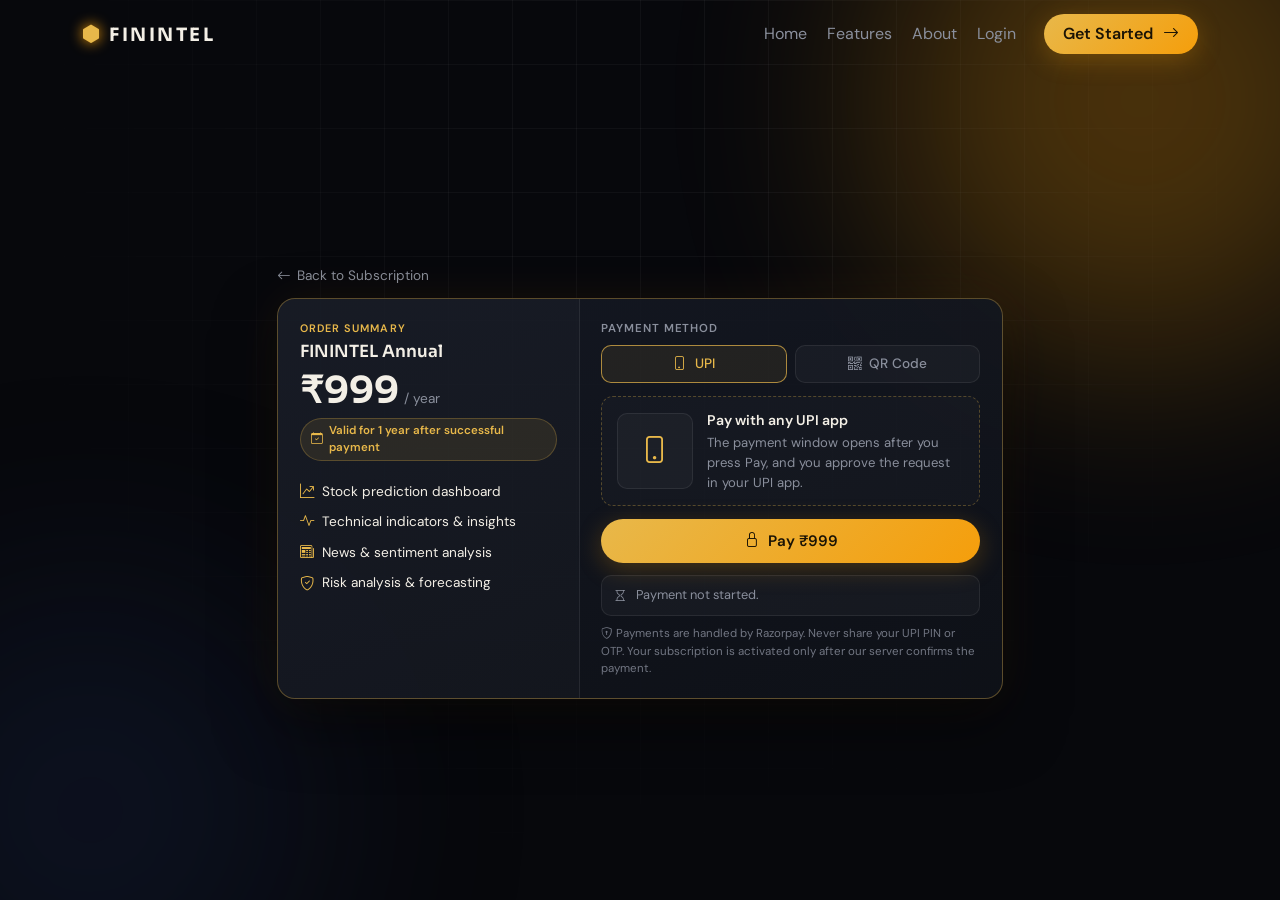
<file: frontend/payment.html>
<!doctype html>
<html lang="en">
  <head>
    <meta charset="UTF-8" />
    <meta name="viewport" content="width=device-width, initial-scale=1" />
    <title>FININTEL | Payment</title>
    <meta name="description" content="Complete your FININTEL annual subscription." />

    <!-- Fonts, Bootstrap 5 and Bootstrap Icons (same as the other FININTEL pages) -->
    <link rel="preconnect" href="https://fonts.googleapis.com" />
    <link
      href="https://fonts.googleapis.com/css2?family=DM+Sans:wght@400;500;600&family=Sora:wght@500;600;700&display=swap"
      rel="stylesheet"
    />
    <link
      href="https://cdn.jsdelivr.net/npm/bootstrap@5.3.3/dist/css/bootstrap.min.css"
      rel="stylesheet"
    />
    <link
      href="https://cdn.jsdelivr.net/npm/bootstrap-icons@1.11.3/font/bootstrap-icons.css"
      rel="stylesheet"
    />

    <style>
      /* ===== FININTEL – global styles ===== */
      :root {
        --ink: #07080c;
        --surface: #0f1219;
        --surface-2: #151924;
        --line: rgba(255, 255, 255, 0.08);
        --gold: #e8b84a;
        --amber: #f59e0b;
        --text: #f3efe6;
        --muted: #8a8f9c;
        --ease: cubic-bezier(0.22, 1, 0.36, 1);
      }
      html {
        scroll-behavior: smooth;
      }
      body {
        background: var(--ink);
        color: var(--text);
        font-family: "DM Sans", sans-serif;
        overflow-x: hidden;
      }
      h1,
      h2,
      h3,
      .price,
      strong,
      .brand {
        font-family: "Sora", sans-serif;
      }
      a {
        text-decoration: none;
      }
      :focus-visible {
        outline: 2px solid var(--gold);
        outline-offset: 3px;
      }

      /* ===== Background effects ===== */
      .bg-fx {
        position: fixed;
        inset: 0;
        z-index: -1;
        overflow: hidden;
      }
      .blob {
        position: absolute;
        border-radius: 50%;
        filter: blur(110px);
        opacity: 0.28;
      }
      .b1 {
        width: 520px;
        height: 520px;
        background: var(--amber);
        top: -160px;
        right: -120px;
        animation: drift 18s ease-in-out infinite alternate;
      }
      .b2 {
        width: 460px;
        height: 460px;
        background: #1c2a52;
        bottom: -140px;
        left: -140px;
        animation: drift 22s ease-in-out infinite alternate-reverse;
      }
      .grid-lines {
        position: absolute;
        inset: 0;
        background-image:
          linear-gradient(var(--line) 1px, transparent 1px),
          linear-gradient(90deg, var(--line) 1px, transparent 1px);
        background-size: 64px 64px;
        mask-image: radial-gradient(
          ellipse at 50% 20%,
          #000 20%,
          transparent 70%
        );
        opacity: 0.5;
      }
      @keyframes drift {
        to {
          transform: translate(60px, 40px) scale(1.15);
        }
      }

      /* ===== Navbar ===== */
      .fn-nav {
        position: fixed;
        top: 0;
        width: 100%;
        z-index: 100;
        padding: 0.9rem 0;
        transition:
          background 0.4s,
          backdrop-filter 0.4s,
          padding 0.4s;
        animation: navIn 0.8s var(--ease) both;
      }
      .fn-nav.scrolled {
        background: rgba(10, 12, 18, 0.72);
        backdrop-filter: blur(16px);
        -webkit-backdrop-filter: blur(16px);
        border-bottom: 1px solid var(--line);
        padding: 0.55rem 0;
      }
      @keyframes navIn {
        from {
          opacity: 0;
          transform: translateY(-24px);
        }
      }
      .brand {
        color: var(--text);
        font-weight: 700;
        letter-spacing: 0.14em;
        font-size: 1.15rem;
      }
      .brand i {
        color: var(--gold);
        margin-right: 0.4rem;
        text-shadow: 0 0 14px var(--amber);
      }
      .fn-nav .nav-link {
        color: var(--muted);
        position: relative;
        padding: 0.5rem 1rem;
        transition: color 0.3s;
      }
      .fn-nav .nav-link::after {
        content: "";
        position: absolute;
        left: 1rem;
        right: 1rem;
        bottom: 0.2rem;
        height: 2px;
        background: var(--gold);
        transform: scaleX(0);
        transform-origin: left;
        transition: transform 0.4s var(--ease);
        box-shadow: 0 0 10px var(--amber);
      }
      .fn-nav .nav-link:hover,
      .fn-nav .nav-link.active {
        color: var(--text);
      }
      .fn-nav .nav-link:hover::after,
      .fn-nav .nav-link.active::after {
        transform: scaleX(1);
      }
      .navbar-toggler {
        border: 1px solid var(--line);
        color: var(--text);
      }
      .navbar-toggler:focus {
        box-shadow: none;
      }
      @media (max-width: 991px) {
        .fn-nav .navbar-collapse {
          background: rgba(15, 18, 25, 0.95);
          border: 1px solid var(--line);
          border-radius: 16px;
          margin-top: 0.8rem;
          padding: 1rem;
        }
      }

      /* ===== Buttons ===== */
      .btn-fin {
        display: inline-flex;
        align-items: center;
        gap: 0.6rem;
        padding: 0.8rem 1.5rem;
        border-radius: 999px;
        font-weight: 600;
        transition:
          transform 0.3s var(--ease),
          box-shadow 0.3s,
          background 0.3s,
          border-color 0.3s;
      }
      .btn-fin i {
        transition: transform 0.3s var(--ease);
      }
      .btn-fin:hover {
        transform: translateY(-3px);
      }
      .btn-fin:hover i {
        transform: translateX(4px);
      }
      .btn-fin:active {
        transform: translateY(0) scale(0.97);
      }
      .btn-gold {
        background: linear-gradient(135deg, var(--gold), var(--amber));
        color: #1a1305;
        box-shadow: 0 6px 24px rgba(245, 158, 11, 0.25);
      }
      .btn-gold:hover {
        color: #1a1305;
        box-shadow: 0 10px 36px rgba(245, 158, 11, 0.5);
      }
      .btn-ghost {
        border: 1px solid var(--line);
        color: var(--text);
        background: rgba(255, 255, 255, 0.03);
      }
      .btn-ghost:hover {
        color: var(--gold);
        border-color: rgba(232, 184, 74, 0.5);
        background: rgba(232, 184, 74, 0.06);
      }
      .btn-ghost:hover i {
        transform: translateY(3px);
      }
      .nav-cta {
        padding: 0.5rem 1.2rem;
      }


      /* ===== Page-load animation ===== */
      .load {
        opacity: 0;
        transform: translateY(26px);
        animation: rise 0.9s var(--ease) var(--d, 0s) forwards;
      }
      @keyframes rise {
        to {
          opacity: 1;
          transform: none;
        }
      }



      /* =====================================================
         PAYMENT PAGE (compact) - only the styles below are new
      ===================================================== */
      .pay-page {
        min-height: 100vh;
        display: flex;
        flex-direction: column;
        justify-content: center;
        padding: 5.4rem 0 1.5rem;
      }
      .pay-wrap {
        max-width: 750px;
        margin: 0 auto;
        padding: 0 12px;
      }
      .back-link {
        display: inline-flex;
        align-items: center;
        gap: 0.4rem;
        margin-bottom: 0.7rem;
        color: var(--muted);
        font-size: 0.85rem;
        transition: color 0.3s;
      }
      .back-link i {
        transition: transform 0.3s var(--ease);
      }
      .back-link:hover {
        color: var(--gold);
      }
      .back-link:hover i {
        transform: translateX(-4px);
      }

      /* Card */
      .pay-card {
        display: grid;
        grid-template-columns: 5fr 7fr;
        background: linear-gradient(160deg, rgba(21, 25, 36, 0.92), rgba(15, 18, 25, 0.92));
        border: 1px solid rgba(232, 184, 74, 0.35);
        border-radius: 18px;
        box-shadow: 0 24px 60px rgba(0, 0, 0, 0.5), 0 0 50px rgba(245, 158, 11, 0.08);
        overflow: hidden;
        transition: border-color 0.4s, box-shadow 0.4s;
      }
      .pay-card:hover {
        border-color: rgba(232, 184, 74, 0.55);
        box-shadow: 0 28px 70px rgba(0, 0, 0, 0.55), 0 0 60px rgba(245, 158, 11, 0.14);
      }
      .pay-col {
        padding: 1.3rem 1.35rem;
      }
      .pay-left {
        border-right: 1px solid var(--line);
        background: rgba(255, 255, 255, 0.015);
      }
      .pay-eyebrow {
        font-size: 0.68rem;
        font-weight: 600;
        letter-spacing: 0.1em;
        text-transform: uppercase;
        color: var(--gold);
        margin: 0 0 0.35rem;
      }
      .pay-plan {
        font-size: 1.05rem;
        font-weight: 600;
        margin: 0;
      }
      .pay-price {
        display: flex;
        align-items: baseline;
        gap: 0.35rem;
        margin: 0.7rem 0 0.5rem;
      }
      .pay-price strong {
        font-size: 2.3rem;
        line-height: 1;
        font-weight: 700;
      }
      .pay-price span {
        color: var(--muted);
        font-size: 0.85rem;
      }
      .chip {
        display: inline-flex;
        align-items: center;
        gap: 0.35rem;
        padding: 0.2rem 0.65rem;
        border-radius: 999px;
        background: rgba(232, 184, 74, 0.1);
        border: 1px solid rgba(232, 184, 74, 0.25);
        color: var(--gold);
        font-size: 0.72rem;
        font-weight: 600;
      }
      .pay-list {
        list-style: none;
        margin: 1rem 0 0;
        padding: 0;
      }
      .pay-list li {
        display: flex;
        align-items: center;
        gap: 0.55rem;
        padding: 0.28rem 0;
        font-size: 0.85rem;
        transition: transform 0.3s var(--ease), color 0.3s;
      }
      .pay-list li:hover {
        transform: translateX(3px);
        color: #fff;
      }
      .pay-list i {
        color: var(--gold);
        font-size: 0.9rem;
      }

      /* Right column */
      .pay-label {
        font-size: 0.72rem;
        font-weight: 600;
        letter-spacing: 0.08em;
        text-transform: uppercase;
        color: var(--muted);
        margin: 0 0 0.5rem;
      }
      .methods {
        display: grid;
        grid-template-columns: 1fr 1fr;
        gap: 0.5rem;
        margin-bottom: 0.8rem;
      }
      .method {
        display: flex;
        align-items: center;
        justify-content: center;
        gap: 0.45rem;
        padding: 0.5rem 0.6rem;
        border-radius: 10px;
        border: 1px solid var(--line);
        background: rgba(255, 255, 255, 0.03);
        color: var(--muted);
        font: inherit;
        font-size: 0.85rem;
        font-weight: 500;
        cursor: pointer;
        transition: color 0.3s, border-color 0.3s, background 0.3s;
      }
      .method:hover {
        color: var(--text);
        border-color: rgba(232, 184, 74, 0.4);
      }
      .method.active {
        color: var(--gold);
        border-color: rgba(232, 184, 74, 0.7);
        background: rgba(232, 184, 74, 0.08);
      }
      .method-area {
        display: flex;
        align-items: center;
        gap: 0.9rem;
        min-height: 104px;
        padding: 0.8rem 0.9rem;
        border-radius: 12px;
        border: 1px dashed rgba(232, 184, 74, 0.3);
        background: rgba(255, 255, 255, 0.02);
        font-size: 0.82rem;
        color: var(--muted);
      }
      .method-area .slot {
        flex-shrink: 0;
        width: 76px;
        height: 76px;
        display: flex;
        align-items: center;
        justify-content: center;
        border-radius: 10px;
        border: 1px solid var(--line);
        background: rgba(255, 255, 255, 0.03);
        color: var(--gold);
        font-size: 1.7rem;
      }
      .method-area b {
        display: block;
        color: var(--text);
        font-weight: 600;
        font-size: 0.88rem;
        margin-bottom: 0.15rem;
      }
      .method-area[hidden] {
        display: none;
      }
      .btn-pay {
        width: 100%;
        justify-content: center;
        margin-top: 0.8rem;
        padding: 0.65rem 1.2rem;
        font-size: 0.95rem;
        border: 0;
      }
      .btn-pay:disabled {
        opacity: 0.6;
        cursor: not-allowed;
        transform: none;
      }

      /* Payment status */
      .status {
        display: flex;
        align-items: flex-start;
        gap: 0.55rem;
        margin-top: 0.8rem;
        padding: 0.55rem 0.75rem;
        border-radius: 10px;
        border: 1px solid var(--line);
        background: rgba(255, 255, 255, 0.03);
        font-size: 0.8rem;
        color: var(--muted);
      }
      .status i {
        margin-top: 0.1rem;
      }
      .status[data-state="pending"] {
        color: var(--gold);
        border-color: rgba(232, 184, 74, 0.35);
      }
      .status[data-state="success"] {
        color: #35b97f;
        border-color: rgba(53, 185, 127, 0.45);
        background: rgba(53, 185, 127, 0.08);
      }
      .status[data-state="failed"] {
        color: #e0606a;
        border-color: rgba(224, 96, 106, 0.45);
        background: rgba(224, 96, 106, 0.08);
      }
      .pay-note {
        margin: 0.6rem 0 0;
        font-size: 0.72rem;
        color: rgba(138, 143, 156, 0.8);
      }

      /* Mobile: stack the columns */
      @media (max-width: 640px) {
        .pay-page {
          justify-content: flex-start;
          padding-top: 5rem;
        }
        .pay-card {
          grid-template-columns: 1fr;
        }
        .pay-left {
          border-right: 0;
          border-bottom: 1px solid var(--line);
        }
        .pay-col {
          padding: 1.1rem;
        }
      }
      @media (prefers-reduced-motion: reduce) {
        .load {
          opacity: 1;
          transform: none;
          animation: none;
        }
      }
    </style>
  </head>

  <body>
    <!-- Background effects (same as index.html) -->
    <div class="bg-fx" aria-hidden="true">
      <span class="blob b1"></span><span class="blob b2"></span
      ><span class="grid-lines"></span>
    </div>

    <!-- NAVBAR (same as index.html) -->
    <nav class="navbar navbar-expand-lg fn-nav">
      <div class="container">
        <a class="navbar-brand brand" href="index.html"
          ><i class="bi bi-hexagon-fill"></i>FININTEL</a
        >
        <button
          class="navbar-toggler"
          type="button"
          data-bs-toggle="collapse"
          data-bs-target="#navMenu"
          aria-controls="navMenu"
          aria-expanded="false"
          aria-label="Toggle menu"
        >
          <i class="bi bi-list"></i>
        </button>
        <div class="collapse navbar-collapse" id="navMenu">
          <ul class="navbar-nav ms-auto align-items-lg-center gap-lg-1">
            <li class="nav-item">
              <a class="nav-link" href="index.html">Home</a>
            </li>
            <li class="nav-item">
              <a class="nav-link" href="index.html#features">Features</a>
            </li>
            <li class="nav-item">
              <a class="nav-link" href="index.html#why">About</a>
            </li>
            <li class="nav-item">
              <a class="nav-link" href="login.html">Login</a>
            </li>
            <li class="nav-item ms-lg-3 mt-2 mt-lg-0">
              <a class="btn-fin btn-gold nav-cta" href="analysis.html"
                >Get Started <i class="bi bi-arrow-right"></i
              ></a>
            </li>
          </ul>
        </div>
      </div>
    </nav>


    <main class="pay-page">
      <div class="pay-wrap">
        <a class="back-link load" style="--d: 0.1s" href="subscription.html">
          <i class="bi bi-arrow-left"></i> Back to Subscription
        </a>

        <section class="pay-card load" style="--d: 0.2s" aria-label="Payment">
          <!-- LEFT: plan summary -->
          <div class="pay-col pay-left">
            <p class="pay-eyebrow">Order summary</p>
            <h1 class="pay-plan">FININTEL Annual</h1>
            <div class="pay-price">
              <strong>&#8377;999</strong><span>/ year</span>
            </div>
            <span class="chip"
              ><i class="bi bi-calendar-check"></i> Valid for 1 year after
              successful payment</span
            >
            <ul class="pay-list">
              <li><i class="bi bi-graph-up-arrow"></i> Stock prediction dashboard</li>
              <li><i class="bi bi-activity"></i> Technical indicators &amp; insights</li>
              <li><i class="bi bi-newspaper"></i> News &amp; sentiment analysis</li>
              <li><i class="bi bi-shield-check"></i> Risk analysis &amp; forecasting</li>
            </ul>
          </div>

          <!-- RIGHT: payment method, payment area, status -->
          <div class="pay-col">
            <p class="pay-label">Payment method</p>
            <div class="methods" role="tablist" aria-label="Payment method">
              <button class="method active" type="button" role="tab" data-method="upi" aria-selected="true">
                <i class="bi bi-phone"></i> UPI
              </button>
              <button class="method" type="button" role="tab" data-method="qr" aria-selected="false">
                <i class="bi bi-qr-code"></i> QR Code
              </button>
            </div>

            <!-- UPI area -->
            <div class="method-area" id="area-upi">
              <div class="slot"><i class="bi bi-phone"></i></div>
              <div>
                <b>Pay with any UPI app</b>
                The payment window opens after you press Pay, and you
                approve the request in your UPI app.
              </div>
            </div>

            <!-- QR area: stays empty until the server creates a real order -->
            <div class="method-area" id="area-qr" hidden>
              <div class="slot" id="qrSlot"><i class="bi bi-qr-code"></i></div>
              <div>
                <b>QR code</b>
                A scannable QR is shown here only after the payment order is
                created by the server.
              </div>
            </div>

            <button class="btn-fin btn-gold btn-pay" id="payBtn" type="button">
              <i class="bi bi-lock"></i> <span id="payLabel">Pay &#8377;999</span>
            </button>

            <!-- Status: success is shown ONLY after the backend confirms -->
            <div class="status" id="status" data-state="idle" role="status" aria-live="polite">
              <i class="bi bi-hourglass" id="statusIcon"></i>
              <span id="statusText">Payment not started.</span>
            </div>

            <p class="pay-note">
              <i class="bi bi-shield-lock"></i> Payments are handled by Razorpay.
              Never share your UPI PIN or OTP. Your subscription is activated
              only after our server confirms the payment.
            </p>
          </div>
        </section>
      </div>
    </main>

    <script src="https://cdn.jsdelivr.net/npm/bootstrap@5.3.3/dist/js/bootstrap.bundle.min.js"></script>
    <script>
      /* ===== FININTEL - Payment page =====

         BACKEND CONTRACT (FastAPI + PostgreSQL)
         ---------------------------------------
         1. POST  /api/payment/create-order
            body: { "plan": "annual", "method": "upi" | "qr" }
            The server decides the amount (never trust the browser), creates a
            Razorpay order and replies:
            { "order_id": "order_xxx", "key_id": "rzp_...", "amount": 99900,
              "currency": "INR" }

         2. The browser opens Razorpay Checkout with that order.

         3. POST  /api/payment/verify
            body: { "razorpay_order_id", "razorpay_payment_id", "razorpay_signature" }
            The server checks the signature, saves the payment in PostgreSQL,
            activates the subscription and replies { "status": "success" }.

         4. (Optional) GET /api/payment/status?order_id=order_xxx
            replies { "status": "pending" | "success" | "failed" }

         This file never activates a subscription and never shows success
         unless the server says so. */

      const API = {
        createOrder: "/api/payment/create-order",
        verify: "/api/payment/verify",
        status: "/api/payment/status",
      };
      const PLAN = "annual";

      const $ = (s) => document.querySelector(s);
      let method = "upi";
      let busy = false;

      /* ---- Navbar glass background on scroll ---- */
      (function () {
        const nav = $(".fn-nav");
        if (!nav) return;
        const update = () => nav.classList.toggle("scrolled", window.scrollY > 20);
        update();
        addEventListener("scroll", update, { passive: true });
      })();

      /* ---- Status box (idle | pending | success | failed) ---- */
      const ICONS = {
        idle: "bi-hourglass",
        pending: "bi-arrow-repeat",
        success: "bi-check-circle-fill",
        failed: "bi-x-circle-fill",
      };
      function setStatus(state, text) {
        const box = $("#status");
        box.dataset.state = state;
        $("#statusIcon").className = "bi " + ICONS[state];
        $("#statusText").textContent = text;
      }

      /* ---- Payment method tabs ---- */
      document.querySelectorAll(".method").forEach((btn) => {
        btn.addEventListener("click", () => {
          if (busy) return;
          method = btn.dataset.method;
          document.querySelectorAll(".method").forEach((b) => {
            const on = b === btn;
            b.classList.toggle("active", on);
            b.setAttribute("aria-selected", on);
          });
          $("#area-upi").hidden = method !== "upi";
          $("#area-qr").hidden = method !== "qr";
        });
      });

      /* ---- Small helper: JSON request to the FastAPI backend ---- */
      async function api(url, options) {
        const res = await fetch(url, {
          headers: { "Content-Type": "application/json" },
          credentials: "same-origin", // sends the fn_session login cookie
          ...options,
        });
        if (!res.ok) throw new Error("Server responded with " + res.status);
        return res.json();
      }

      /* ---- Load Razorpay Checkout only when it is needed ---- */
      function loadRazorpay() {
        return new Promise((resolve, reject) => {
          if (window.Razorpay) return resolve();
          const s = document.createElement("script");
          s.src = "https://checkout.razorpay.com/v1/checkout.js";
          s.onload = resolve;
          s.onerror = () => reject(new Error("Could not load Razorpay"));
          document.head.appendChild(s);
        });
      }

      /* ---- Ask the server to confirm; success is shown only from here ---- */
      async function confirmWithServer(response) {
        setStatus("pending", "Confirming your payment with the server...");
        try {
          const r = await api(API.verify, {
            method: "POST",
            body: JSON.stringify({
              razorpay_order_id: response.razorpay_order_id,
              razorpay_payment_id: response.razorpay_payment_id,
              razorpay_signature: response.razorpay_signature,
            }),
          });
          if (r.status === "success") {
            setStatus("success", "Payment confirmed. Your subscription is active.");
            $("#payLabel").textContent = "Payment complete";
            $("#payBtn").disabled = true;
            // Open the user dashboard after the server-confirmed success
            setTimeout(() => (location.href = "userdashboard.html"), 1500);
          } else if (r.status === "pending") {
            setStatus("pending", "Payment received. Waiting for confirmation...");
            busy = false;
            $("#payBtn").disabled = false;
          } else {
            setStatus("failed", "Payment could not be confirmed. You have not been charged for a subscription.");
            busy = false;
            $("#payBtn").disabled = false;
          }
        } catch (err) {
          setStatus("failed", "Could not reach the server to confirm the payment. If money was debited, please contact support.");
          busy = false;
          $("#payBtn").disabled = false;
        }
      }

      /* ---- Pay button ---- */
      $("#payBtn").addEventListener("click", async () => {
        if (busy) return;
        busy = true;
        $("#payBtn").disabled = true;
        setStatus("pending", "Creating your payment order...");

        try {
          // 1) the server creates the order
          const order = await api(API.createOrder, {
            method: "POST",
            body: JSON.stringify({ plan: PLAN, method }),
          });
          if (!order || !order.order_id || !order.key_id) {
            throw new Error("Invalid order response");
          }

          // 2) open Razorpay Checkout
          await loadRazorpay();
          const rzp = new Razorpay({
            key: order.key_id,
            order_id: order.order_id,
            amount: order.amount,
            currency: order.currency || "INR",
            name: "FININTEL",
            description: "FININTEL Annual (1 year)",
            theme: { color: "#e8b84a" },
            handler: confirmWithServer, // browser result is NOT trusted: the server verifies it
            modal: {
              ondismiss: () => {
                if ($("#status").dataset.state === "pending") {
                  setStatus("idle", "Payment window closed. No payment was made.");
                }
                busy = false;
                $("#payBtn").disabled = false;
              },
            },
          });
          rzp.on("payment.failed", () => {
            setStatus("failed", "Payment failed. Please try again.");
            busy = false;
            $("#payBtn").disabled = false;
          });
          setStatus("pending", "Complete the payment in the Razorpay window.");
          rzp.open();
        } catch (err) {
          // Not logged in: go to login, then come back to this page
          if (String(err.message).includes("401")) {
            location.href = "login.html?next=payment.html";
            return;
          }
          setStatus("failed", "Payment service is not available right now. Please try again later.");
          busy = false;
          $("#payBtn").disabled = false;
        }
      });
    </script>
  </body>
</html>
</file>
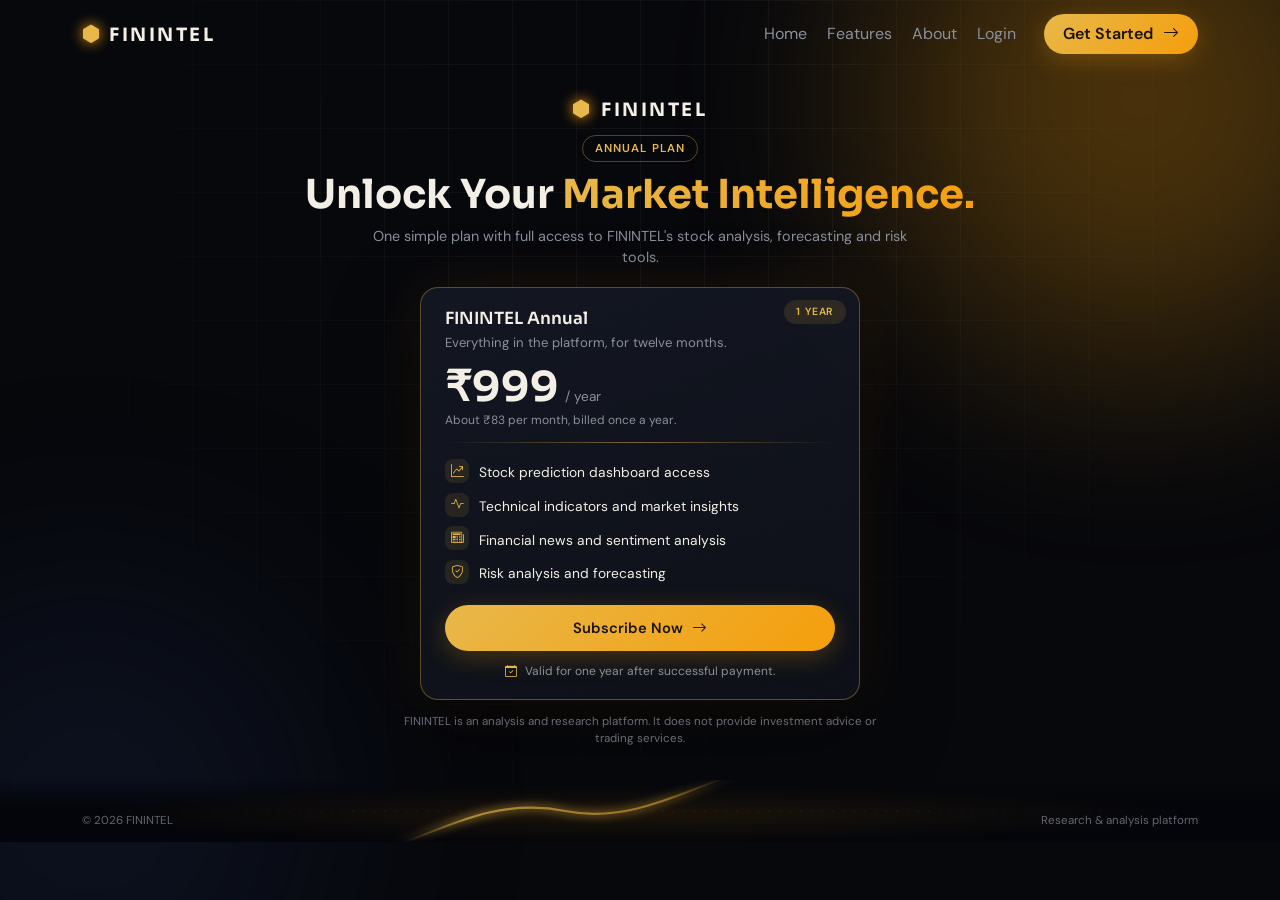
<file: frontend/subscription.html>
<!doctype html>
<html lang="en">
  <head>
    <meta charset="UTF-8" />
    <meta name="viewport" content="width=device-width, initial-scale=1" />
    <title>FININTEL | Subscription</title>
    <meta
      name="description"
      content="Unlock your market intelligence with the FININTEL annual plan."
    />

    <!-- Fonts, Bootstrap 5 and Bootstrap Icons (same as the other FININTEL pages) -->
    <link rel="preconnect" href="https://fonts.googleapis.com" />
    <link
      href="https://fonts.googleapis.com/css2?family=DM+Sans:wght@400;500;600&family=Sora:wght@500;600;700&display=swap"
      rel="stylesheet"
    />
    <link
      href="https://cdn.jsdelivr.net/npm/bootstrap@5.3.3/dist/css/bootstrap.min.css"
      rel="stylesheet"
    />
    <link
      href="https://cdn.jsdelivr.net/npm/bootstrap-icons@1.11.3/font/bootstrap-icons.css"
      rel="stylesheet"
    />

    <style>
      /* ===== FININTEL – global styles ===== */
      :root {
        --ink: #07080c;
        --surface: #0f1219;
        --surface-2: #151924;
        --line: rgba(255, 255, 255, 0.08);
        --gold: #e8b84a;
        --amber: #f59e0b;
        --text: #f3efe6;
        --muted: #8a8f9c;
        --ease: cubic-bezier(0.22, 1, 0.36, 1);
      }
      html {
        scroll-behavior: smooth;
      }
      body {
        background: var(--ink);
        color: var(--text);
        font-family: "DM Sans", sans-serif;
        overflow-x: hidden;
      }
      h1,
      h2,
      h3,
      .price,
      strong,
      .brand {
        font-family: "Sora", sans-serif;
      }
      a {
        text-decoration: none;
      }
      :focus-visible {
        outline: 2px solid var(--gold);
        outline-offset: 3px;
      }

      /* ===== Background effects ===== */
      .bg-fx {
        position: fixed;
        inset: 0;
        z-index: -1;
        overflow: hidden;
      }
      .blob {
        position: absolute;
        border-radius: 50%;
        filter: blur(110px);
        opacity: 0.28;
      }
      .b1 {
        width: 520px;
        height: 520px;
        background: var(--amber);
        top: -160px;
        right: -120px;
        animation: drift 18s ease-in-out infinite alternate;
      }
      .b2 {
        width: 460px;
        height: 460px;
        background: #1c2a52;
        bottom: -140px;
        left: -140px;
        animation: drift 22s ease-in-out infinite alternate-reverse;
      }
      .grid-lines {
        position: absolute;
        inset: 0;
        background-image:
          linear-gradient(var(--line) 1px, transparent 1px),
          linear-gradient(90deg, var(--line) 1px, transparent 1px);
        background-size: 64px 64px;
        mask-image: radial-gradient(
          ellipse at 50% 20%,
          #000 20%,
          transparent 70%
        );
        opacity: 0.5;
      }
      @keyframes drift {
        to {
          transform: translate(60px, 40px) scale(1.15);
        }
      }

      /* ===== Navbar ===== */
      .fn-nav {
        position: fixed;
        top: 0;
        width: 100%;
        z-index: 100;
        padding: 0.9rem 0;
        transition:
          background 0.4s,
          backdrop-filter 0.4s,
          padding 0.4s;
        animation: navIn 0.8s var(--ease) both;
      }
      .fn-nav.scrolled {
        background: rgba(10, 12, 18, 0.72);
        backdrop-filter: blur(16px);
        -webkit-backdrop-filter: blur(16px);
        border-bottom: 1px solid var(--line);
        padding: 0.55rem 0;
      }
      @keyframes navIn {
        from {
          opacity: 0;
          transform: translateY(-24px);
        }
      }
      .brand {
        color: var(--text);
        font-weight: 700;
        letter-spacing: 0.14em;
        font-size: 1.15rem;
      }
      .brand i {
        color: var(--gold);
        margin-right: 0.4rem;
        text-shadow: 0 0 14px var(--amber);
      }
      .fn-nav .nav-link {
        color: var(--muted);
        position: relative;
        padding: 0.5rem 1rem;
        transition: color 0.3s;
      }
      .fn-nav .nav-link::after {
        content: "";
        position: absolute;
        left: 1rem;
        right: 1rem;
        bottom: 0.2rem;
        height: 2px;
        background: var(--gold);
        transform: scaleX(0);
        transform-origin: left;
        transition: transform 0.4s var(--ease);
        box-shadow: 0 0 10px var(--amber);
      }
      .fn-nav .nav-link:hover,
      .fn-nav .nav-link.active {
        color: var(--text);
      }
      .fn-nav .nav-link:hover::after,
      .fn-nav .nav-link.active::after {
        transform: scaleX(1);
      }
      .navbar-toggler {
        border: 1px solid var(--line);
        color: var(--text);
      }
      .navbar-toggler:focus {
        box-shadow: none;
      }
      @media (max-width: 991px) {
        .fn-nav .navbar-collapse {
          background: rgba(15, 18, 25, 0.95);
          border: 1px solid var(--line);
          border-radius: 16px;
          margin-top: 0.8rem;
          padding: 1rem;
        }
      }

      /* ===== Buttons ===== */
      .btn-fin {
        display: inline-flex;
        align-items: center;
        gap: 0.6rem;
        padding: 0.8rem 1.5rem;
        border-radius: 999px;
        font-weight: 600;
        transition:
          transform 0.3s var(--ease),
          box-shadow 0.3s,
          background 0.3s,
          border-color 0.3s;
      }
      .btn-fin i {
        transition: transform 0.3s var(--ease);
      }
      .btn-fin:hover {
        transform: translateY(-3px);
      }
      .btn-fin:hover i {
        transform: translateX(4px);
      }
      .btn-fin:active {
        transform: translateY(0) scale(0.97);
      }
      .btn-gold {
        background: linear-gradient(135deg, var(--gold), var(--amber));
        color: #1a1305;
        box-shadow: 0 6px 24px rgba(245, 158, 11, 0.25);
      }
      .btn-gold:hover {
        color: #1a1305;
        box-shadow: 0 10px 36px rgba(245, 158, 11, 0.5);
      }
      .btn-ghost {
        border: 1px solid var(--line);
        color: var(--text);
        background: rgba(255, 255, 255, 0.03);
      }
      .btn-ghost:hover {
        color: var(--gold);
        border-color: rgba(232, 184, 74, 0.5);
        background: rgba(232, 184, 74, 0.06);
      }
      .btn-ghost:hover i {
        transform: translateY(3px);
      }
      .nav-cta {
        padding: 0.5rem 1.2rem;
      }

      /* ===== Page-load animation ===== */
      .load {
        opacity: 0;
        transform: translateY(26px);
        animation: rise 0.9s var(--ease) var(--d, 0s) forwards;
      }
      @keyframes rise {
        to {
          opacity: 1;
          transform: none;
        }
      }

      /* =====================================================
         SUBSCRIPTION PAGE (only the styles below are new)
      ===================================================== */
      .sub-page {
        min-height: 100vh;
        padding: 8rem 0 4rem;
      }
      .sub-logo {
        display: inline-flex;
        align-items: center;
        gap: 0.5rem;
        font-family: "Sora", sans-serif;
        font-weight: 700;
        letter-spacing: 0.14em;
        font-size: 1.15rem;
        color: var(--text);
      }
      .sub-logo i {
        color: var(--gold);
        text-shadow: 0 0 14px var(--amber);
      }
      .sub-eyebrow {
        display: inline-block;
        margin: 1.4rem 0 1rem;
        padding: 0.3rem 0.9rem;
        border: 1px solid rgba(232, 184, 74, 0.35);
        border-radius: 999px;
        color: var(--gold);
        font-size: 0.78rem;
        font-weight: 600;
        letter-spacing: 0.1em;
        text-transform: uppercase;
      }
      .sub-title {
        font-size: clamp(2rem, 5vw, 3.2rem);
        font-weight: 700;
        line-height: 1.15;
        margin-bottom: 1rem;
      }
      .sub-title .gold {
        background: linear-gradient(135deg, var(--gold), var(--amber));
        -webkit-background-clip: text;
        background-clip: text;
        color: transparent;
      }
      .sub-lead {
        max-width: 560px;
        margin: 0 auto;
        color: var(--muted);
        font-size: 1.05rem;
      }

      /* Plan card */
      .plan {
        position: relative;
        max-width: 480px;
        margin: 3rem auto 0;
        padding: 2.2rem 2rem 2rem;
        background: linear-gradient(
          160deg,
          rgba(21, 25, 36, 0.9),
          rgba(15, 18, 25, 0.9)
        );
        border: 1px solid rgba(232, 184, 74, 0.35);
        border-radius: 24px;
        box-shadow:
          0 30px 80px rgba(0, 0, 0, 0.5),
          0 0 60px rgba(245, 158, 11, 0.1);
        overflow: hidden;
        transition:
          transform 0.4s var(--ease),
          box-shadow 0.4s,
          border-color 0.4s;
      }
      /* soft gold light that follows the mouse (set by JavaScript) */
      .plan::before {
        content: "";
        position: absolute;
        inset: 0;
        background: radial-gradient(
          320px circle at var(--mx, 50%) var(--my, 0%),
          rgba(232, 184, 74, 0.14),
          transparent 60%
        );
        opacity: 0;
        transition: opacity 0.4s;
        pointer-events: none;
      }
      .plan:hover {
        transform: translateY(-6px);
        border-color: rgba(232, 184, 74, 0.6);
        box-shadow:
          0 40px 90px rgba(0, 0, 0, 0.55),
          0 0 80px rgba(245, 158, 11, 0.2);
      }
      .plan:hover::before {
        opacity: 1;
      }
      .plan > * {
        position: relative;
      }
      .plan-badge {
        position: absolute;
        top: 1.1rem;
        right: 1.1rem;
        padding: 0.25rem 0.75rem;
        border-radius: 999px;
        background: rgba(232, 184, 74, 0.12);
        color: var(--gold);
        font-size: 0.72rem;
        font-weight: 600;
        letter-spacing: 0.08em;
        text-transform: uppercase;
      }
      .plan-name {
        font-size: 1.2rem;
        font-weight: 600;
        margin: 0 0 0.2rem;
      }
      .plan-desc {
        color: var(--muted);
        font-size: 0.92rem;
        margin: 0;
      }
      .price-row {
        display: flex;
        align-items: baseline;
        gap: 0.4rem;
        margin: 1.4rem 0 0.2rem;
      }
      .price {
        font-size: 3.4rem;
        font-weight: 700;
        line-height: 1;
        color: var(--text);
      }
      .price-unit {
        color: var(--muted);
        font-size: 1rem;
      }
      .price-sub {
        color: var(--muted);
        font-size: 0.85rem;
        margin-bottom: 1.5rem;
      }
      .plan-line {
        height: 1px;
        margin-bottom: 1.4rem;
        background: linear-gradient(
          90deg,
          transparent,
          rgba(232, 184, 74, 0.5),
          transparent
        );
      }
      .features {
        list-style: none;
        padding: 0;
        margin: 0 0 1.8rem;
      }
      .features li {
        display: flex;
        align-items: flex-start;
        gap: 0.8rem;
        padding: 0.55rem 0;
        font-size: 0.97rem;
        transition:
          transform 0.3s var(--ease),
          color 0.3s;
      }
      .features li:hover {
        transform: translateX(4px);
        color: #fff;
      }
      .features i {
        flex-shrink: 0;
        width: 28px;
        height: 28px;
        display: inline-flex;
        align-items: center;
        justify-content: center;
        border-radius: 8px;
        background: rgba(232, 184, 74, 0.1);
        color: var(--gold);
        font-size: 0.95rem;
      }
      .features span {
        padding-top: 0.2rem;
      }
      .btn-subscribe {
        width: 100%;
        justify-content: center;
        padding: 0.95rem 1.5rem;
        font-size: 1.05rem;
      }
      .plan-note {
        display: flex;
        gap: 0.5rem;
        justify-content: center;
        margin: 1.1rem 0 0;
        color: var(--muted);
        font-size: 0.85rem;
        text-align: center;
      }
      .plan-note i {
        color: var(--gold);
      }
      .sub-foot {
        max-width: 480px;
        margin: 1.4rem auto 0;
        color: rgba(138, 143, 156, 0.75);
        font-size: 0.78rem;
        text-align: center;
      }

      @media (max-width: 575px) {
        .sub-page {
          padding-top: 6.5rem;
        }
        .plan {
          padding: 2rem 1.3rem 1.6rem;
        }
        .price {
          font-size: 2.9rem;
        }
        .plan-badge {
          position: static;
          display: inline-block;
          margin-bottom: 0.9rem;
        }
      }

      /* ===== Footer: minimal closing section ===== */
      .ft {
        position: relative;
        overflow: hidden;
        margin-top: 3rem;
        padding: 7rem 0 1.5rem;
        background:
          radial-gradient(
            ellipse at 50% 55%,
            rgba(245, 158, 11, 0.09),
            transparent 60%
          ),
          linear-gradient(180deg, transparent, #04050a 45%);
      }
      .ft-graph {
        position: absolute;
        inset: 0;
        width: 100%;
        height: 100%;
        opacity: 0;
        transition: opacity 2.5s ease 0.1s;
        -webkit-mask-image: radial-gradient(
          ellipse at 50% 50%,
          #000 25%,
          transparent 78%
        );
        mask-image: radial-gradient(
          ellipse at 50% 50%,
          #000 25%,
          transparent 78%
        );
      }
      .ft.in .ft-graph {
        opacity: 0.8;
      }
      .ft-gridlines line {
        stroke: rgba(255, 255, 255, 0.07);
        stroke-dasharray: 2 8;
      }
      .ft-line,
      .ft-line-glow {
        fill: none;
        stroke: url(#ftStroke);
        stroke-width: 2;
        stroke-dasharray: 1;
        stroke-dashoffset: 1;
        transition: stroke-dashoffset 3.2s var(--ease) 0.4s;
      }
      .ft-line-glow {
        stroke-width: 6;
        opacity: 0.7;
      }
      .ft.in .ft-line,
      .ft.in .ft-line-glow {
        stroke-dashoffset: 0;
      }
      .ft-dot {
        fill: var(--gold);
        filter: drop-shadow(0 0 8px var(--amber))
          drop-shadow(0 0 16px var(--amber));
      }
      .ft-particles {
        position: absolute;
        inset: 0;
        pointer-events: none;
      }
      .ft-particles i {
        position: absolute;
        width: 3px;
        height: 3px;
        border-radius: 50%;
        background: var(--gold);
        opacity: 0;
        animation: ftFloat var(--t, 12s) ease-in-out var(--dl, 0s) infinite;
      }
      @keyframes ftFloat {
        0% {
          opacity: 0;
          transform: translateY(0);
        }
        30%,
        60% {
          opacity: 0.5;
        }
        100% {
          opacity: 0;
          transform: translateY(-60px);
        }
      }
      .ft-center {
        position: relative;
        text-align: center;
        display: flex;
        flex-direction: column;
        align-items: center;
      }
      .ft-item {
        opacity: 0;
        transform: translateY(18px);
        transition:
          opacity 1s var(--ease) var(--d, 0s),
          transform 1s var(--ease) var(--d, 0s),
          color 0.3s,
          text-shadow 0.4s;
      }
      .ft.in .ft-item {
        opacity: 1;
        transform: none;
      }
      .ft-mark {
        color: var(--gold);
        font-size: 1.3rem;
        margin-bottom: 0.9rem;
        text-shadow:
          0 0 18px var(--amber),
          0 0 40px rgba(245, 158, 11, 0.6);
        animation: markPulse 4s ease-in-out infinite;
      }
      @keyframes markPulse {
        50% {
          text-shadow:
            0 0 28px var(--amber),
            0 0 60px rgba(245, 158, 11, 0.8);
        }
      }
      .ft-word {
        font-family: "Sora", sans-serif;
        font-weight: 700;
        font-size: clamp(2.6rem, 8vw, 5.5rem);
        letter-spacing: 0.18em;
        line-height: 1;
        color: var(--text);
        padding-left: 0.18em;
        transform: translateY(18px) scale(0.94);
      }
      .ft.in .ft-word {
        transform: none;
      }
      .ft-word:hover {
        color: #fff;
        text-shadow:
          0 0 30px rgba(245, 158, 11, 0.55),
          0 0 70px rgba(245, 158, 11, 0.3);
      }
      .ft-tag {
        margin: 1.3rem 0 0;
        font-size: 1.05rem;
        color: var(--muted);
        letter-spacing: 0.06em;
      }
      .ft-rule {
        display: block;
        width: min(360px, 70%);
        height: 1px;
        margin: 2rem auto 1.8rem;
        background: linear-gradient(
          90deg,
          transparent,
          var(--gold),
          transparent
        );
        box-shadow: 0 0 14px rgba(245, 158, 11, 0.6);
        transform: scaleX(0);
        transition: transform 1.6s var(--ease) 1s;
      }
      .ft.in .ft-rule {
        transform: scaleX(1);
      }
      .ft-nav {
        display: flex;
        flex-wrap: wrap;
        justify-content: center;
        gap: 0.5rem 2.6rem;
      }
      .ft-nav a {
        position: relative;
        font-size: 0.9rem;
        color: var(--muted);
        padding: 0.3rem 0;
      }
      .ft-nav a::after {
        content: "";
        position: absolute;
        left: 0;
        right: 0;
        bottom: 0;
        height: 1px;
        background: var(--gold);
        transform: scaleX(0);
        transform-origin: left;
        transition: transform 0.4s var(--ease);
      }
      .ft-nav a:hover {
        color: var(--gold);
      }
      .ft-nav a:hover::after {
        transform: scaleX(1);
      }
      .ft-base {
        position: relative;
        display: flex;
        flex-wrap: wrap;
        justify-content: space-between;
        gap: 0.4rem 1rem;
        margin-top: 5rem;
        font-size: 0.78rem;
        color: rgba(138, 143, 156, 0.7);
      }
      @media (prefers-reduced-motion: reduce) {
        .ft-item,
        .ft-graph {
          opacity: 1;
          transform: none;
        }
        .ft-line,
        .ft-line-glow {
          stroke-dashoffset: 0;
        }
        .ft-rule {
          transform: none;
        }
        .ft-particles {
          display: none;
        }
      }

      @media (prefers-reduced-motion: reduce) {
        .load {
          opacity: 1;
          transform: none;
          animation: none;
        }
        .plan,
        .features li {
          transition: none;
        }
      }

      /* ===== Compact Subscription Page ===== */

      .sub-page {
        min-height: auto;
        padding: 6rem 0 1.5rem;
      }

      .sub-eyebrow {
        margin: 0.7rem 0 0.6rem;
        padding: 0.25rem 0.75rem;
        font-size: 0.72rem;
      }

      .sub-title {
        font-size: clamp(1.8rem, 3.5vw, 2.5rem);
        margin-bottom: 0.5rem;
      }

      .sub-lead {
        font-size: 0.9rem;
        line-height: 1.45;
      }

      /* Smaller subscription card */
      .plan {
        max-width: 440px;
        margin: 1.2rem auto 0;
        padding: 1.35rem 1.5rem 1.2rem;
        border-radius: 18px;
      }

      .plan-badge {
        top: 0.8rem;
        right: 0.8rem;
        font-size: 0.65rem;
      }

      .plan-name {
        font-size: 1.05rem;
      }

      .plan-desc {
        font-size: 0.82rem;
      }

      .price-row {
        margin: 0.9rem 0 0.15rem;
      }

      .price {
        font-size: 2.6rem;
      }

      .price-unit {
        font-size: 0.85rem;
      }

      .price-sub {
        font-size: 0.75rem;
        margin-bottom: 0.85rem;
      }

      .plan-line {
        margin-bottom: 0.7rem;
      }

      .features {
        margin-bottom: 1rem;
      }

      .features li {
        padding: 0.3rem 0;
        gap: 0.65rem;
        font-size: 0.86rem;
      }

      .features i {
        width: 24px;
        height: 24px;
        font-size: 0.8rem;
      }

      .btn-subscribe {
        padding: 0.75rem 1rem;
        font-size: 0.92rem;
      }

      .plan-note {
        margin-top: 0.7rem;
        font-size: 0.75rem;
      }

      .sub-foot {
        margin-top: 0.8rem;
        font-size: 0.72rem;
      }

      /* Reduce footer height */
      .ft {
        margin-top: 0.5rem;
        padding: 2rem 0 0.8rem;
      }

      .ft-mark,
      .ft-word,
      .ft-tag,
      .ft-rule,
      .ft-nav {
        display: none;
      }

      .ft-base {
        margin-top: 0;
        font-size: 0.72rem;
      }

      @media (max-width: 575px) {
        .sub-page {
          padding: 5.5rem 0 1rem;
        }

        .sub-title {
          font-size: 1.8rem;
        }

        .plan {
          padding: 1.2rem 1rem;
          margin-top: 1rem;
        }
        
        .price {
          font-size: 2.3rem;
        }

        .plan-badge {
          position: absolute;
          display: inline-block;
          margin: 0;
        }
      }
    </style>
  </head>

  <body>
    <!-- Background effects (same as index.html) -->
    <div class="bg-fx" aria-hidden="true">
      <span class="blob b1"></span><span class="blob b2"></span
      ><span class="grid-lines"></span>
    </div>

    <!-- NAVBAR (same as index.html) -->
    <nav class="navbar navbar-expand-lg fn-nav">
      <div class="container">
        <a class="navbar-brand brand" href="index.html"
          ><i class="bi bi-hexagon-fill"></i>FININTEL</a
        >
        <button
          class="navbar-toggler"
          type="button"
          data-bs-toggle="collapse"
          data-bs-target="#navMenu"
          aria-controls="navMenu"
          aria-expanded="false"
          aria-label="Toggle menu"
        >
          <i class="bi bi-list"></i>
        </button>
        <div class="collapse navbar-collapse" id="navMenu">
          <ul class="navbar-nav ms-auto align-items-lg-center gap-lg-1">
            <li class="nav-item">
              <a class="nav-link" href="index.html">Home</a>
            </li>
            <li class="nav-item">
              <a class="nav-link" href="index.html#features">Features</a>
            </li>
            <li class="nav-item">
              <a class="nav-link" href="index.html#why">About</a>
            </li>
            <li class="nav-item">
              <a class="nav-link" href="login.html">Login</a>
            </li>
            <li class="nav-item ms-lg-3 mt-2 mt-lg-0">
              <a class="btn-fin btn-gold nav-cta" href="analysis.html"
                >Get Started <i class="bi bi-arrow-right"></i
              ></a>
            </li>
          </ul>
        </div>
      </div>
    </nav>

    <!-- SUBSCRIPTION -->
    <main class="sub-page">
      <div class="container text-center">
        <div class="load" style="--d: 0.1s">
          <span class="sub-logo"
            ><i class="bi bi-hexagon-fill"></i>FININTEL</span
          >
        </div>
        <div class="load" style="--d: 0.2s">
          <span class="sub-eyebrow">Annual Plan</span>
        </div>
        <h1 class="sub-title load" style="--d: 0.3s">
          Unlock Your <span class="gold">Market Intelligence.</span>
        </h1>
        <p class="sub-lead load" style="--d: 0.4s">
          One simple plan with full access to FININTEL's stock analysis,
          forecasting and risk tools.
        </p>

        <!-- Plan card -->
        <section class="plan load text-start" style="--d: 0.55s" id="plan">
          <span class="plan-badge">1 Year</span>
          <h2 class="plan-name">FININTEL Annual</h2>
          <p class="plan-desc">
            Everything in the platform, for twelve months.
          </p>

          <div class="price-row">
            <span class="price">&#8377;999</span>
            <span class="price-unit">/ year</span>
          </div>
          <div class="price-sub">
            About &#8377;83 per month, billed once a year.
          </div>

          <div class="plan-line"></div>

          <ul class="features">
            <li>
              <i class="bi bi-graph-up-arrow"></i>
              <span>Stock prediction dashboard access</span>
            </li>
            <li>
              <i class="bi bi-activity"></i>
              <span>Technical indicators and market insights</span>
            </li>
            <li>
              <i class="bi bi-newspaper"></i>
              <span>Financial news and sentiment analysis</span>
            </li>
            <li>
              <i class="bi bi-shield-check"></i>
              <span>Risk analysis and forecasting</span>
            </li>
          </ul>

          <!-- Goes to payment.html (the payment page is built separately) -->
          <a
            class="btn-fin btn-gold btn-subscribe"
            id="subscribeBtn"
            href="payment.html"
          >
            Subscribe Now <i class="bi bi-arrow-right"></i>
          </a>

          <p class="plan-note">
            <i class="bi bi-calendar-check"></i>
            <span>Valid for one year after successful payment.</span>
          </p>
        </section>

        <p class="sub-foot load" style="--d: 0.7s">
          FININTEL is an analysis and research platform. It does not provide
          investment advice or trading services.
        </p>
      </div>
    </main>

    <!-- FOOTER (same as index.html) -->
    <footer class="ft">
      <!-- Decorative graph only (not real data) -->
      <svg
        class="ft-graph"
        viewBox="0 0 1200 300"
        preserveAspectRatio="xMidYMid slice"
        aria-hidden="true"
      >
        <defs>
          <linearGradient id="ftStroke" x1="0" x2="1" y1="0" y2="0">
            <stop offset="0" stop-color="#E8B84A" stop-opacity="0" />
            <stop offset=".35" stop-color="#E8B84A" stop-opacity=".9" />
            <stop offset="1" stop-color="#F59E0B" stop-opacity="0" />
          </linearGradient>
          <filter id="ftBlur"><feGaussianBlur stdDeviation="4" /></filter>
        </defs>
        <g class="ft-gridlines">
          <line x1="0" y1="75" x2="1200" y2="75" />
          <line x1="0" y1="150" x2="1200" y2="150" />
          <line x1="0" y1="225" x2="1200" y2="225" />
        </g>
        <path
          id="ftPath"
          class="ft-line-glow"
          d="M0 250 C110 240 170 190 270 200 S430 130 530 150 S710 70 830 100 S1030 45 1200 25"
          pathLength="1"
          filter="url(#ftBlur)"
        />
        <path
          class="ft-line"
          d="M0 250 C110 240 170 190 270 200 S430 130 530 150 S710 70 830 100 S1030 45 1200 25"
          pathLength="1"
        />
        <circle class="ft-dot" r="5">
          <animateMotion dur="10s" repeatCount="indefinite" calcMode="linear">
            <mpath href="#ftPath" />
          </animateMotion>
          <animate
            attributeName="opacity"
            values="0;1;1;0"
            keyTimes="0;.1;.85;1"
            dur="10s"
            repeatCount="indefinite"
          />
        </circle>
      </svg>
      <div class="ft-particles" aria-hidden="true"></div>

      <div class="container ft-center">
        <i
          class="bi bi-hexagon-fill ft-mark ft-item"
          style="--d: 0.3s"
          aria-hidden="true"
        ></i>
        <a class="ft-word ft-item" style="--d: 0.4s" href="index.html"
          >FININTEL</a
        >
        <p class="ft-tag ft-item" style="--d: 0.7s">
          See the market differently.
        </p>
        <span class="ft-rule" aria-hidden="true"></span>
        <nav class="ft-nav" aria-label="Footer">
          <a class="ft-item" style="--d: 1.5s" href="index.html">Home</a>
          <a class="ft-item" style="--d: 1.65s" href="index.html#features"
            >Features</a
          >
          <a class="ft-item" style="--d: 1.8s" href="index.html#why">About</a>
          <a class="ft-item" style="--d: 1.95s" href="analysis.html"
            >Analysis</a
          >
          <a class="ft-item" style="--d: 2.1s" href="login.html">Login</a>
        </nav>
      </div>

      <div class="container ft-base">
        <span>&copy; 2026 FININTEL</span>
        <span>Research &amp; analysis platform</span>
      </div>
    </footer>

    <script src="https://cdn.jsdelivr.net/npm/bootstrap@5.3.3/dist/js/bootstrap.bundle.min.js"></script>
    <script>
      /* ===== FININTEL – Subscription page behaviour =====
         Only adds motion. The Subscribe button is a normal link to
         payment.html, so it works even if this script fails. */

      /* 1. Navbar gets a glass background after scrolling */
      function initNavbarScroll() {
        const nav = document.querySelector(".fn-nav");
        if (!nav) return;
        const update = () =>
          nav.classList.toggle("scrolled", window.scrollY > 20);
        update();
        window.addEventListener("scroll", update, { passive: true });
      }

      /* 2. Gold light that follows the mouse over the plan card */
      function initPlanGlow() {
        const plan = document.querySelector(".plan");
        if (!plan) return;
        plan.addEventListener("mousemove", (e) => {
          const r = plan.getBoundingClientRect();
          plan.style.setProperty("--mx", `${e.clientX - r.left}px`);
          plan.style.setProperty("--my", `${e.clientY - r.top}px`);
        });
      }

      /* 3. Footer: reveal, floating particles, travelling point */
      function initFooter() {
        const ft = document.querySelector(".ft");
        if (!ft) return;
        const reduce = matchMedia("(prefers-reduced-motion: reduce)").matches;
        const svg = ft.querySelector(".ft-graph");
        const box = ft.querySelector(".ft-particles");
        if (!reduce && box) {
          for (let i = 0; i < 16; i++) {
            const p = document.createElement("i");
            p.style.left = `${Math.random() * 100}%`;
            p.style.top = `${30 + Math.random() * 60}%`;
            p.style.setProperty("--t", `${9 + Math.random() * 8}s`);
            p.style.setProperty("--dl", `${Math.random() * 8}s`);
            box.appendChild(p);
          }
        }
        if (svg && svg.pauseAnimations) svg.pauseAnimations();
        new IntersectionObserver(
          (entries, obs) => {
            if (!entries[0].isIntersecting) return;
            ft.classList.add("in");
            if (svg && svg.unpauseAnimations && !reduce)
              svg.unpauseAnimations();
            obs.unobserve(ft);
          },
          { threshold: 0.25 },
        ).observe(ft);
      }

      document.addEventListener("DOMContentLoaded", () => {
        initNavbarScroll();
        initPlanGlow();
        initFooter();
      });
    </script>
  </body>
</html>
</file>
<file: frontend/css/analysis.css>
:root {
  --bg: #05070d;
  --ink: #f5f7fb;
  --mute: #8e97aa;
  --gold: #f7b928;
  --gold2: #ffd25a;
  --up: #35b97f;
  --down: #e0606a;
  --flat: #8e97aa;
  --up-bg: rgba(53, 185, 127, 0.14);
  --down-bg: rgba(224, 96, 106, 0.14);
  --flat-bg: rgba(142, 151, 170, 0.16);
  --line: rgba(255, 255, 255, 0.08);
  --glass: rgba(16, 23, 36, 0.58);
}

* {
  box-sizing: border-box;
}

html {
  scroll-behavior: smooth;
  scroll-padding-top: 112px;
}

body {
  margin: 0;
  background: var(--bg)
    radial-gradient(900px 500px at 15% 0, #101b36, transparent 70%);
  color: var(--ink);
  font:
    13px/1.45 Inter,
    system-ui,
    sans-serif;
  min-height: 100vh;
  padding-top: 4.3rem; /* room for the fixed navbar (same as index.html) */
}

/* =========================
   BACKGROUND EFFECTS
========================= */

.bgfx {
  position: fixed;
  inset: 0;
  overflow: hidden;
  z-index: -1;
  pointer-events: none;
}

.bgfx i {
  position: absolute;
  height: 100px;
  width: 70vw;
  background: linear-gradient(90deg, transparent, #f7a41d, #ffd25a);
  filter: blur(40px);
  opacity: 0.28;
  transform: rotate(-24deg);
}

.bgfx i:first-child {
  top: 2%;
  right: -24%;
}

.bgfx i:last-child {
  bottom: 0;
  right: -30%;
  opacity: 0.2;
}

/* =========================
   COLORS
========================= */

.up {
  color: var(--up);
}

.down {
  color: var(--down);
}

.flat {
  color: var(--flat);
}

.gold {
  color: var(--gold);
}

.mute {
  color: var(--mute);
}

/* =========================
   SHARED FININTEL NAVBAR (copied from index.html)
========================= */

/* Scoped to .fn-nav / .ft with their own --f-* variables, so they cannot
   clash with the dashboard variables (--gold, --ink, --line differ). */
.fn-nav,
.ft {
  --f-line: rgba(255, 255, 255, 0.08);
  --f-gold: #e8b84a;
  --f-amber: #f59e0b;
  --f-text: #f3efe6;
  --f-muted: #8a8f9c;
  --f-ease: cubic-bezier(0.22, 1, 0.36, 1);
  font-family: "DM Sans", sans-serif;
  font-size: 1rem;
  font-weight: 400;
  line-height: 1.5;
  color: var(--f-text);
}
.fn-nav a,
.ft a {
  text-decoration: none;
}
.fn-nav :focus-visible,
.ft :focus-visible {
  outline: 2px solid var(--f-gold);
  outline-offset: 3px;
}

/* ===== Navbar ===== */
.fn-nav {
  position: fixed;
  top: 0;
  width: 100%;
  z-index: 1030; /* above the dashboard sub-navigation, below modals */
  padding: 0.9rem 0;
  transition:
    background 0.4s,
    backdrop-filter 0.4s,
    padding 0.4s;
  animation: navIn 0.8s var(--f-ease) both;
}
.fn-nav.scrolled {
  background: rgba(10, 12, 18, 0.72);
  backdrop-filter: blur(16px);
  -webkit-backdrop-filter: blur(16px);
  border-bottom: 1px solid var(--f-line);
  padding: 0.55rem 0;
}
@keyframes navIn {
  from {
    opacity: 0;
    transform: translateY(-24px);
  }
}
.fn-nav .brand {
  font-family: "Sora", sans-serif;
  color: var(--f-text);
  font-weight: 700;
  letter-spacing: 0.14em;
  font-size: 1.15rem;
}
.fn-nav .brand i {
  color: var(--f-gold);
  margin-right: 0.4rem;
  text-shadow: 0 0 14px var(--f-amber);
}
.fn-nav .nav-link {
  color: var(--f-muted);
  position: relative;
  padding: 0.5rem 1rem;
  transition: color 0.3s;
}
.fn-nav .nav-link::after {
  content: "";
  position: absolute;
  left: 1rem;
  right: 1rem;
  bottom: 0.2rem;
  height: 2px;
  background: var(--f-gold);
  transform: scaleX(0);
  transform-origin: left;
  transition: transform 0.4s var(--f-ease);
  box-shadow: 0 0 10px var(--f-amber);
}
.fn-nav .nav-link:hover,
.fn-nav .nav-link.active {
  color: var(--f-text);
}
.fn-nav .nav-link:hover::after,
.fn-nav .nav-link.active::after {
  transform: scaleX(1);
}
.fn-nav .navbar-toggler {
  border: 1px solid var(--f-line);
  color: var(--f-text);
}
.fn-nav .navbar-toggler:focus {
  box-shadow: none;
}
@media (max-width: 991px) {
  .fn-nav .navbar-collapse {
    background: rgba(15, 18, 25, 0.95);
    border: 1px solid var(--f-line);
    border-radius: 16px;
    margin-top: 0.8rem;
    padding: 1rem;
  }
}

/* ===== Buttons ===== */
.btn-fin {
  display: inline-flex;
  align-items: center;
  gap: 0.6rem;
  padding: 0.8rem 1.5rem;
  border-radius: 999px;
  font-weight: 600;
  transition:
    transform 0.3s var(--f-ease),
    box-shadow 0.3s,
    background 0.3s,
    border-color 0.3s;
}
.btn-fin i {
  transition: transform 0.3s var(--f-ease);
}
.btn-fin:hover {
  transform: translateY(-3px);
}
.btn-fin:hover i {
  transform: translateX(4px);
}
.btn-fin:active {
  transform: translateY(0) scale(0.97);
}
.btn-gold {
  background: linear-gradient(135deg, var(--f-gold), var(--f-amber));
  color: #1a1305;
  box-shadow: 0 6px 24px rgba(245, 158, 11, 0.25);
}
.btn-gold:hover {
  color: #1a1305;
  box-shadow: 0 10px 36px rgba(245, 158, 11, 0.5);
}
.nav-cta {
  padding: 0.5rem 1.2rem;
}

/* =========================
   SUB NAVIGATION
========================= */

.sub {
  position: sticky;
  top: var(--nav-h, 4.3rem); /* sits under the fixed FININTEL navbar */
  z-index: 1020;

  display: flex;
  gap: 4px;

  overflow-x: auto;

  padding: 7px 2vw;

  background: rgba(5, 7, 13, 0.7);
  backdrop-filter: blur(12px);

  border-bottom: 1px solid var(--line);

  scrollbar-width: none;
}

.sub a {
  color: var(--mute);
  text-decoration: none;

  font-size: 12px;
  font-weight: 500;

  padding: 4px 14px;

  border-radius: 99px;

  white-space: nowrap;

  transition: 0.2s;
}

.sub a:hover {
  color: var(--ink);
}

.sub a.on {
  background: rgba(247, 185, 40, 0.14);
  color: var(--gold);
}

/* =========================
   MAIN CONTAINER
========================= */

.wrap {
  width: 96vw;
  max-width: 1800px;

  margin: 0 auto;

  padding: 32px 0 18px;
}

/* =========================
   DASHBOARD HEADER
========================= */

.hd {
  display: flex;
  justify-content: space-between;
  align-items: center;

  gap: 14px;

  flex-wrap: wrap;

  margin-bottom: 12px;
}

.hd h1 {
  font-size: 22px;
  font-weight: 800;

  letter-spacing: -0.02em;

  margin: 0;
}

.hd p {
  margin: 2px 0 0;
  color: var(--mute);
}

.demo {
  display: inline-flex;
  gap: 6px;
  align-items: center;

  font-size: 10.5px;
  font-weight: 600;

  letter-spacing: 0.05em;

  color: var(--gold);

  border: 1px solid rgba(247, 185, 40, 0.35);

  border-radius: 99px;

  padding: 2px 10px;

  margin-left: 10px;

  vertical-align: middle;
}

/* =========================
   SEARCH CONTROLS
========================= */

.ctl {
  display: flex;
  gap: 8px;
  flex-wrap: wrap;
}

.ctl input,
.ctl select {
  background: rgba(255, 255, 255, 0.04);

  border: 1px solid var(--line);

  color: var(--ink);

  border-radius: 10px;

  padding: 7px 12px;

  height: 36px;

  font-size: 13px;

  outline: 0;
}

.ctl input {
  width: 230px;
}

.ctl input:focus,
.ctl select:focus {
  border-color: var(--gold);

  box-shadow: 0 0 0 3px rgba(247, 185, 40, 0.15);
}

.ctl option {
  background: #0b101a;
}

.go {
  height: 36px;

  border: 0;

  border-radius: 99px;

  padding: 0 20px;

  font-weight: 600;

  color: #1a1200;

  background: linear-gradient(180deg, #ffc83a, #f4a81b);

  box-shadow: 0 4px 18px rgba(247, 164, 29, 0.35);

  cursor: pointer;
}

#err {
  color: var(--down);

  font-size: 12px;

  min-height: 16px;

  margin: -6px 0 4px;
}

/* =========================
   GRID
========================= */

.g {
  display: grid;

  grid-template-columns: repeat(12, 1fr);

  gap: 12px;

  margin-bottom: 12px;
}

.g5 {
  display: grid;

  grid-template-columns: repeat(5, 1fr);

  gap: 12px;

  margin-bottom: 12px;
}

.c8 {
  grid-column: span 8;
}

.c7 {
  grid-column: span 7;
}

.c5 {
  grid-column: span 5;
}

.c4 {
  grid-column: span 4;
}

/* =========================
   CARDS
========================= */

.gc {
  background: var(--glass);

  backdrop-filter: blur(14px);

  border: 1px solid var(--line);

  border-radius: 14px;

  padding: 12px 14px;

  position: relative;

  transition:
    transform 0.25s,
    border-color 0.25s,
    box-shadow 0.25s;

  opacity: 0;

  animation: rise 0.55s cubic-bezier(0.2, 0.7, 0.2, 1) forwards;

  animation-delay: calc(var(--i, 0) * 70ms);
}

.gc:hover {
  transform: translateY(-2px);

  border-color: rgba(247, 185, 40, 0.35);

  box-shadow:
    0 10px 34px rgba(0, 0, 0, 0.45),
    0 0 22px rgba(247, 164, 29, 0.08);
}

@keyframes rise {
  from {
    opacity: 0;
    transform: translateY(12px);
  }

  to {
    opacity: 1;
  }
}

/* =========================
   CARD HEADERS
========================= */

.ph {
  display: flex;

  justify-content: space-between;
  align-items: center;

  margin-bottom: 8px;

  gap: 8px;
}

.ph h2 {
  font-size: 13px;

  font-weight: 700;

  margin: 0;

  letter-spacing: 0.01em;

  display: flex;

  gap: 7px;

  align-items: center;
}

.rc {
  font-size: 12px;
  font-weight: 700;
  margin-left: 4px;
}

.ph h2 i {
  color: var(--gold);
}

.lk {
  background: none;

  border: 0;

  color: var(--gold);

  font-size: 11.5px;

  font-weight: 600;

  cursor: pointer;

  padding: 2px 0;

  white-space: nowrap;
}

.lk:hover {
  color: var(--gold2);
}

/* =========================
   OVERVIEW CARDS
========================= */

.ov small {
  color: var(--mute);

  font-size: 11px;

  text-transform: uppercase;

  letter-spacing: 0.06em;

  font-weight: 600;
}

.ov .v {
  font-size: 23px;

  font-weight: 700;

  letter-spacing: -0.02em;

  line-height: 1.2;

  margin-top: 2px;
}

.ov .s {
  font-size: 11.5px;

  color: var(--mute);
}

/* =========================
   PROGRESS BARS
========================= */

.bar {
  height: 6px;

  border-radius: 9px;

  background: rgba(255, 255, 255, 0.08);

  overflow: hidden;

  position: relative;

  margin-top: 7px;
}

.bar b {
  position: absolute;

  top: 0;
  bottom: 0;
  left: 0;

  border-radius: 9px;

  transition: width 1s cubic-bezier(0.2, 0.7, 0.2, 1);
}

.zone {
  background: linear-gradient(
    90deg,
    var(--up) 0 30%,
    #3a4252 30% 70%,
    var(--down) 70%
  );

  opacity: 0.75;
}

.mk {
  position: absolute;

  top: -3px;

  width: 3px;

  height: 12px;

  background: #fff;

  border-radius: 2px;

  box-shadow: 0 0 6px #fff;

  transition: left 1s;
}

.seg {
  display: flex;

  gap: 4px;

  margin-top: 8px;
}

.seg i {
  flex: 1;

  height: 6px;

  border-radius: 9px;

  background: rgba(255, 255, 255, 0.08);
}

/* =========================
   BADGES
========================= */

.badge2 {
  font-size: 10.5px;

  font-weight: 700;

  padding: 2px 8px;

  border-radius: 99px;

  letter-spacing: 0.03em;
}

.b-p {
  background: var(--up-bg);
  color: var(--up);
}

.b-n {
  background: var(--down-bg);
  color: var(--down);
}

.b-m {
  background: var(--flat-bg);
  color: var(--flat);
}

/* =========================
   CHART TABS
========================= */

.tabs {
  display: flex;

  gap: 4px;

  flex-wrap: wrap;

  align-items: center;
}

.tabs button {
  background: none;

  border: 1px solid var(--line);

  color: var(--mute);

  border-radius: 99px;

  padding: 2px 11px;

  font-size: 11.5px;

  cursor: pointer;

  transition: 0.2s;
}

.tabs button:hover {
  color: var(--ink);
}

.tabs button.on {
  background: var(--gold);

  border-color: var(--gold);

  color: #1a1200;

  font-weight: 700;
}

.tabs label {
  font-size: 11.5px;

  color: var(--mute);

  display: flex;

  gap: 4px;

  align-items: center;

  margin-left: 6px;

  cursor: pointer;
}

.tabs input {
  accent-color: var(--gold);
}

/* =========================
   CHART
========================= */

.chart {
  position: relative;

  width: 100%;
}

.chart svg {
  display: block;
}

.tip {
  position: absolute;

  pointer-events: none;

  background: rgba(5, 7, 13, 0.92);

  border: 1px solid rgba(247, 185, 40, 0.4);

  border-radius: 8px;

  padding: 4px 9px;

  font-size: 11.5px;

  white-space: nowrap;

  display: none;

  z-index: 3;
}

/* =========================
   CHART ANIMATIONS
========================= */

.draw {
  stroke-dasharray: 1;

  stroke-dashoffset: 1;

  animation: dr 1.4s ease forwards;
}

@keyframes dr {
  to {
    stroke-dashoffset: 0;
  }
}

.fade {
  opacity: 0;

  animation: rise 0.9s 0.6s forwards;
}

/* =========================
   TECHNICAL INDICATORS
========================= */

.ind {
  display: grid;

  grid-template-columns: 1fr auto;

  gap: 2px 8px;

  padding: 7px 0;

  border-top: 1px solid var(--line);
}

.ind:first-of-type {
  border-top: 0;
}

.ind b {
  font-size: 12.5px;
}

.ind .val {
  text-align: right;

  font-weight: 600;
}

.ind .bar {
  grid-column: 1 / -1;

  margin-top: 2px;
}

/* =========================
   KEY VALUE CARDS
========================= */

.kv {
  display: grid;

  grid-template-columns: 1fr 1fr;

  gap: 8px;
}

.kv div {
  background: rgba(255, 255, 255, 0.035);

  border: 1px solid var(--line);

  border-radius: 10px;

  padding: 7px 10px;
}

.kv small {
  display: block;

  color: var(--mute);

  font-size: 10.5px;

  text-transform: uppercase;

  letter-spacing: 0.05em;
}

.kv b {
  font-size: 15px;
}

/* =========================
   HISTORICAL RETURNS
========================= */

.rr {
  display: grid;

  grid-template-columns: 34px 1fr 54px;

  gap: 8px;

  align-items: center;

  margin: 7px 0;

  font-size: 12px;
}

.rr .bar {
  margin: 0;
}

.rr b {
  text-align: right;
}

/* =========================
   NEWS
========================= */

.nw {
  display: grid;

  grid-template-columns: 1fr auto;

  gap: 2px 10px;

  padding: 7px 0;

  border-top: 1px solid var(--line);
}

.nw:first-of-type {
  border-top: 0;
}

.nw b {
  font-weight: 600;

  font-size: 12.5px;

  line-height: 1.35;
}

.nw small {
  color: var(--mute);

  font-size: 11px;
}

.nw span {
  align-self: center;
}

/* =========================
   SECTOR PERFORMANCE
========================= */

.sec {
  display: grid;

  grid-template-columns: 76px 1fr 52px;

  gap: 8px;

  align-items: center;

  margin: 7px 0;

  font-size: 12px;
}

.sec .bar {
  margin: 0;
}

.sec b {
  text-align: right;
}

.sec.me {
  color: var(--gold);

  font-weight: 700;
}

/* =========================
   ECONOMIC CONDITIONS
========================= */

.eco {
  display: grid;

  grid-template-columns: 1fr 1fr;

  gap: 8px;
}

.eco div {
  background: rgba(255, 255, 255, 0.035);

  border: 1px solid var(--line);

  border-radius: 10px;

  padding: 7px 10px;

  display: grid;

  grid-template-columns: 1fr auto;

  align-items: center;
}

.eco small {
  grid-column: 1 / -1;

  color: var(--mute);

  font-size: 10.5px;

  text-transform: uppercase;

  letter-spacing: 0.05em;
}

.eco b {
  font-size: 17px;
}

/* =========================
   FORECAST
========================= */

.fx {
  display: grid;

  grid-template-columns: repeat(4, 1fr);

  gap: 8px;

  margin-bottom: 8px;
}

.fx div {
  background: rgba(255, 255, 255, 0.035);

  border: 1px solid var(--line);

  border-radius: 10px;

  padding: 6px 10px;
}

.fx small {
  display: block;

  color: var(--mute);

  font-size: 10.5px;

  text-transform: uppercase;

  letter-spacing: 0.05em;
}

.fx b {
  font-size: 14.5px;
}

/* =========================
   NOTES
========================= */

.note {
  font-size: 10.5px;

  color: var(--mute);

  margin-top: 6px;
}

/* =========================
   SHARED FININTEL FOOTER (copied from index.html)
========================= */

/* ===== Footer: minimal closing section ===== */
.ft {
  position: relative;
  overflow: hidden;
  margin-top: 3rem;
  padding: 7rem 0 1.5rem;
  background:
    radial-gradient(
      ellipse at 50% 55%,
      rgba(245, 158, 11, 0.09),
      transparent 60%
    ),
    linear-gradient(180deg, transparent, #04050a 45%);
}
.ft-graph {
  position: absolute;
  inset: 0;
  width: 100%;
  height: 100%;
  opacity: 0;
  transition: opacity 2.5s ease 0.1s;
  -webkit-mask-image: radial-gradient(
    ellipse at 50% 50%,
    #000 25%,
    transparent 78%
  );
  mask-image: radial-gradient(ellipse at 50% 50%, #000 25%, transparent 78%);
}
.ft.in .ft-graph {
  opacity: 0.8;
}
.ft-gridlines line {
  stroke: rgba(255, 255, 255, 0.07);
  stroke-dasharray: 2 8;
}
.ft-line,
.ft-line-glow {
  fill: none;
  stroke: url(#ftStroke);
  stroke-width: 2;
  stroke-dasharray: 1;
  stroke-dashoffset: 1;
  transition: stroke-dashoffset 3.2s var(--f-ease) 0.4s;
}
.ft-line-glow {
  stroke-width: 6;
  opacity: 0.7;
}
.ft.in .ft-line,
.ft.in .ft-line-glow {
  stroke-dashoffset: 0;
}
.ft-dot {
  fill: var(--f-gold);
  filter: drop-shadow(0 0 8px var(--f-amber))
    drop-shadow(0 0 16px var(--f-amber));
}
.ft-particles {
  position: absolute;
  inset: 0;
  pointer-events: none;
}
.ft-particles i {
  position: absolute;
  width: 3px;
  height: 3px;
  border-radius: 50%;
  background: var(--f-gold);
  opacity: 0;
  animation: ftFloat var(--t, 12s) ease-in-out var(--dl, 0s) infinite;
}
@keyframes ftFloat {
  0% {
    opacity: 0;
    transform: translateY(0);
  }
  30%,
  60% {
    opacity: 0.5;
  }
  100% {
    opacity: 0;
    transform: translateY(-60px);
  }
}
.ft-center {
  position: relative;
  text-align: center;
  display: flex;
  flex-direction: column;
  align-items: center;
}
.ft-item {
  opacity: 0;
  transform: translateY(18px);
  transition:
    opacity 1s var(--f-ease) var(--d, 0s),
    transform 1s var(--f-ease) var(--d, 0s),
    color 0.3s,
    text-shadow 0.4s;
}
.ft.in .ft-item {
  opacity: 1;
  transform: none;
}
.ft-mark {
  color: var(--f-gold);
  font-size: 1.3rem;
  margin-bottom: 0.9rem;
  text-shadow:
    0 0 18px var(--f-amber),
    0 0 40px rgba(245, 158, 11, 0.6);
  animation: markPulse 4s ease-in-out infinite;
}
@keyframes markPulse {
  50% {
    text-shadow:
      0 0 28px var(--f-amber),
      0 0 60px rgba(245, 158, 11, 0.8);
  }
}
.ft-word {
  font-family: "Sora", sans-serif;
  font-weight: 700;
  font-size: clamp(2.6rem, 8vw, 5.5rem);
  letter-spacing: 0.18em;
  line-height: 1;
  color: var(--f-text);
  padding-left: 0.18em;
  transform: translateY(18px) scale(0.94);
}
.ft.in .ft-word {
  transform: none;
}
.ft-word:hover {
  color: #fff;
  text-shadow:
    0 0 30px rgba(245, 158, 11, 0.55),
    0 0 70px rgba(245, 158, 11, 0.3);
}
.ft-tag {
  margin: 1.3rem 0 0;
  font-size: 1.05rem;
  color: var(--f-muted);
  letter-spacing: 0.06em;
}
.ft-rule {
  display: block;
  width: min(360px, 70%);
  height: 1px;
  margin: 2rem auto 1.8rem;
  background: linear-gradient(90deg, transparent, var(--f-gold), transparent);
  box-shadow: 0 0 14px rgba(245, 158, 11, 0.6);
  transform: scaleX(0);
  transition: transform 1.6s var(--f-ease) 1s;
}
.ft.in .ft-rule {
  transform: scaleX(1);
}
.ft-nav {
  display: flex;
  flex-wrap: wrap;
  justify-content: center;
  gap: 0.5rem 2.6rem;
}
.ft-nav a {
  position: relative;
  font-size: 0.9rem;
  color: var(--f-muted);
  padding: 0.3rem 0;
}
.ft-nav a::after {
  content: "";
  position: absolute;
  left: 0;
  right: 0;
  bottom: 0;
  height: 1px;
  background: var(--f-gold);
  transform: scaleX(0);
  transform-origin: left;
  transition: transform 0.4s var(--f-ease);
}
.ft-nav a:hover {
  color: var(--f-gold);
}
.ft-nav a:hover::after {
  transform: scaleX(1);
}
.ft-base {
  position: relative;
  display: flex;
  flex-wrap: wrap;
  justify-content: space-between;
  gap: 0.4rem 1rem;
  margin-top: 5rem;
  font-size: 0.78rem;
  color: rgba(138, 143, 156, 0.7);
}
@media (prefers-reduced-motion: reduce) {
  .ft-item,
  .ft-graph {
    opacity: 1;
    transform: none;
  }
  .ft-line,
  .ft-line-glow {
    stroke-dashoffset: 0;
  }
  .ft-rule {
    transform: none;
  }
  .ft-particles {
    display: none;
  }
}

/* =========================
   MODAL
========================= */

.modal-content {
  background: #0b101a;

  border: 1px solid rgba(247, 185, 40, 0.25);

  border-radius: 16px;

  color: var(--ink);
}

.modal-header,
.modal-footer {
  border-color: var(--line);
}

.modal-title {
  font-size: 15px;

  font-weight: 700;
}

.table {
  --bs-table-bg: transparent;
  --bs-table-color: var(--ink);
  --bs-table-border-color: var(--line);

  font-size: 12.5px;

  margin: 0;
}

/* =========================
   RESPONSIVE
========================= */

@media (max-width: 1100px) {
  .c8,
  .c7,
  .c5,
  .c4 {
    grid-column: span 12;
  }

  .g5 {
    grid-template-columns: repeat(3, 1fr);
  }
}

@media (max-width: 640px) {
  .g5 {
    grid-template-columns: 1fr 1fr;
  }

  .fx {
    grid-template-columns: 1fr 1fr;
  }

  .ctl input {
    width: 100%;
  }
}

/* =========================
   REDUCED MOTION
========================= */

@media (prefers-reduced-motion: reduce) {
  * {
    animation: none !important;
    transition: none !important;
  }

  .gc,
  .fade {
    opacity: 1;
  }

  .draw {
    stroke-dashoffset: 0;
  }

  html {
    scroll-behavior: auto;
  }
}
</file>
